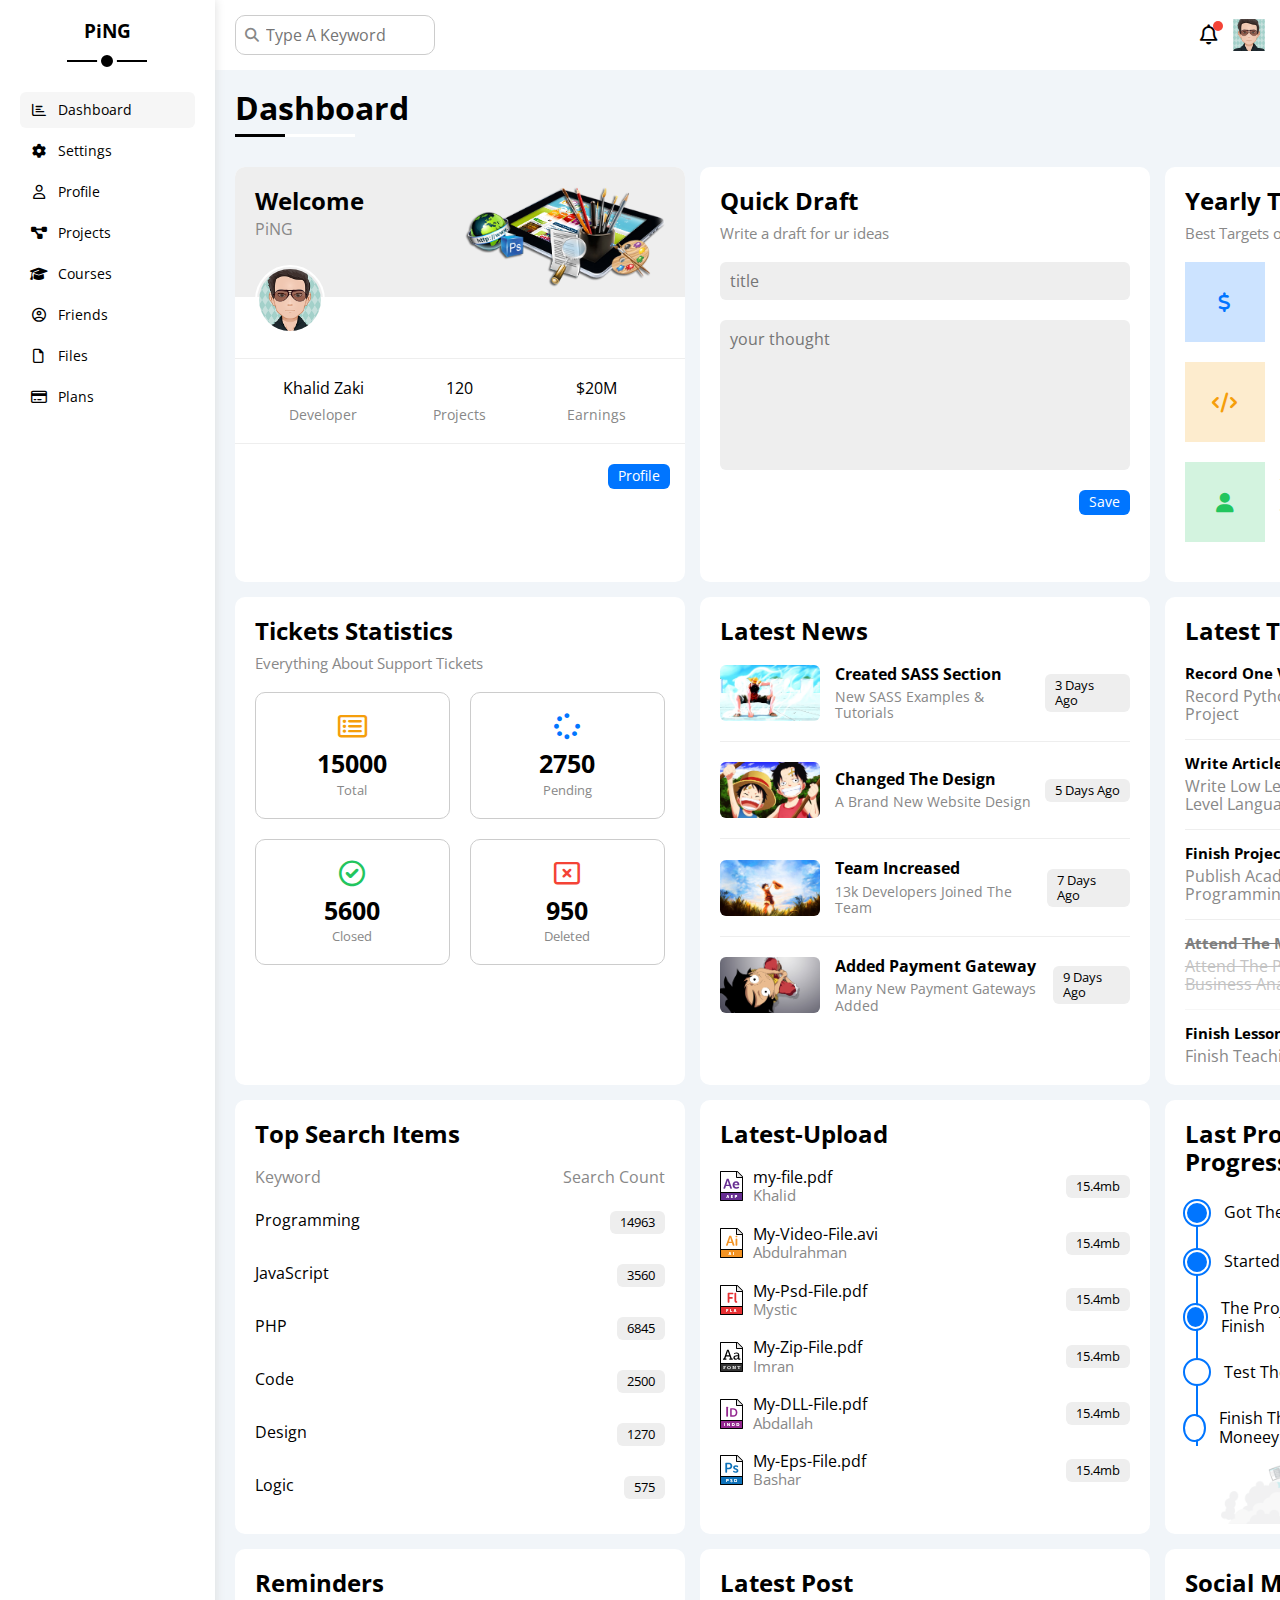
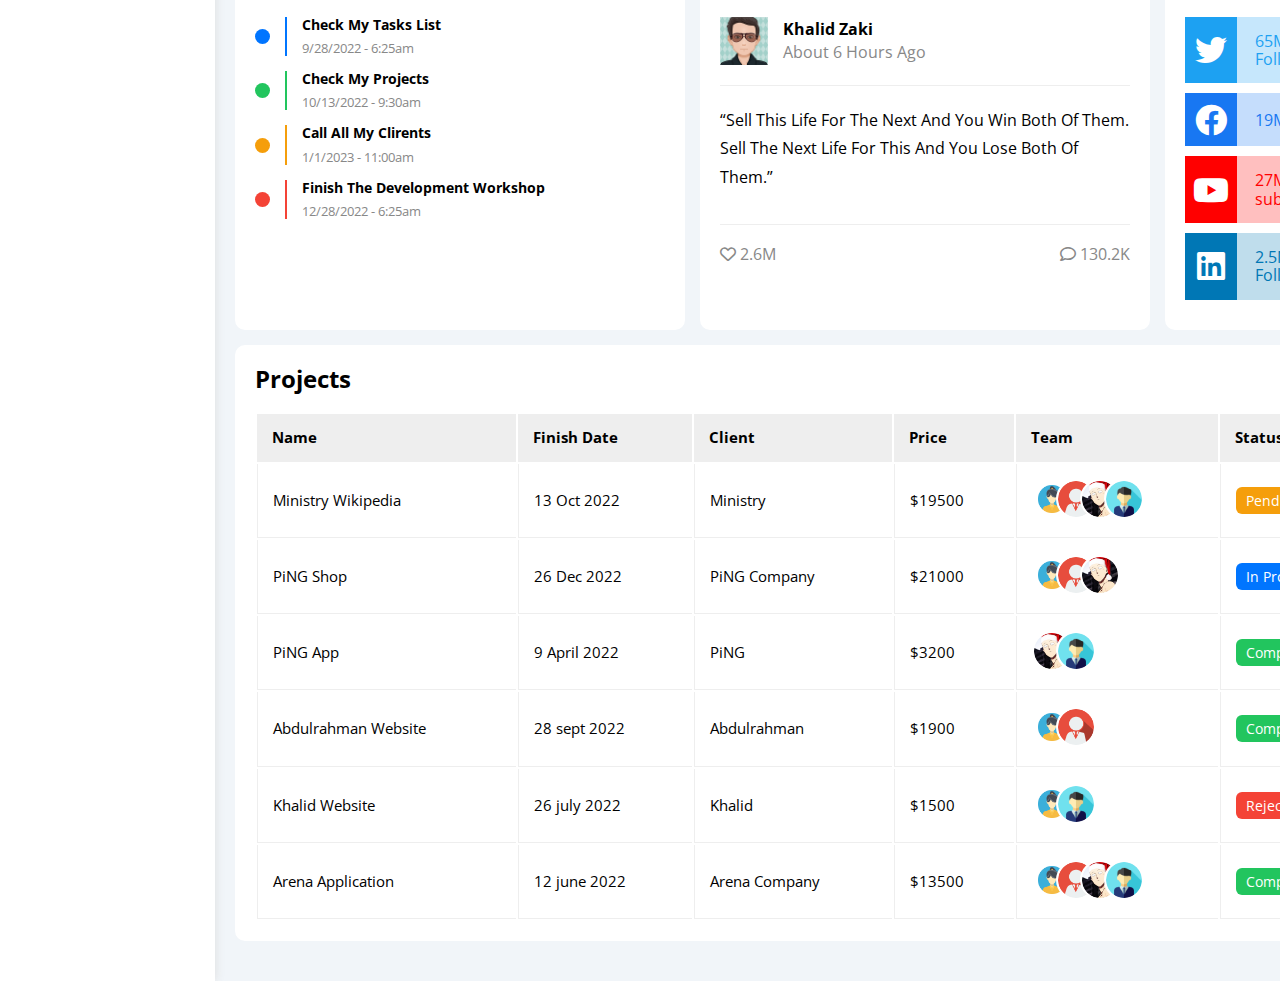
<file: index.html>
<!DOCTYPE html>
<html lang="en">
<head>
  <meta charset="UTF-8">
  <meta http-equiv="X-UA-Compatible" content="IE=edge">
  <meta name="viewport" content="width=device-width, initial-scale=1.0">
  <link rel="stylesheet" href="CSS/all.min.css">
  <link rel="stylesheet" href="CSS/framework.css">
  <link rel="stylesheet" href="CSS/main.css">
  <link rel="stylesheet" href="CSS/normalize.css">
  <link rel="preconnect" href="https://fonts.googleapis.com">
  <link rel="preconnect" href="https://fonts.gstatic.com" crossorigin>
  <link href="https://fonts.googleapis.com/css2?family=Cairo:wght@300;400;700&family=Open+Sans:ital,wght@0,400;0,700;1,500&display=swap" rel="stylesheet">
  <title>Pin-Esport</title>
</head>
<body>
  <div class="page d-flex">
    <div class="sidebar bg-white p-20 p-relative">
      <h3 class="p-relative txt-c mt-0">PiNG</h3>
      <ul>
        <li>
          <a class="active d-flex align-center fs-14 c-black rad-6 p-10" href="index.html">
            <i class="fa-regular fa-chart-bar fa-fw"></i>
            <span>Dashboard</span>
          </a>
        </li>
        <li>
          <a class="d-flex align-center fs-14 c-black rad-6 p-10" href="settings.html">
            <i class="fa-solid fa-gear fa-fw"></i>
            <span>Settings</span>
          </a>
        </li>
        <li>
          <a class="d-flex align-center fs-14 c-black rad-6 p-10" href="profile.html">
            <i class="fa-regular fa-user fa-fw"></i>
            <span>Profile</span>
          </a>
        </li>
        <li>
          <a class="d-flex align-center fs-14 c-black rad-6 p-10" href="projects.html">
            <i class="fa-solid fa-diagram-project fa-fw"></i>
            <span>Projects</span>
          </a>
        </li>
        <li>
          <a class="d-flex align-center fs-14 c-black rad-6 p-10" href="courses.html">
            <i class="fa-solid fa-graduation-cap fa-fw"></i>
            <span>Courses</span>
          </a>
        </li>
        <li>
          <a class="d-flex align-center fs-14 c-black rad-6 p-10" href="friends.html">
            <i class="fa-regular fa-circle-user fa-fw"></i>
            <span>Friends</span>
          </a>
        </li>
        <li>
          <a class="d-flex align-center fs-14 c-black rad-6 p-10" href="files.html">
            <i class="fa-regular fa-file fa-fw"></i>
            <span>Files</span>
          </a>
        </li>
        <li>
          <a class="d-flex align-center fs-14 c-black rad-6 p-10" href="plans.html">
            <i class="fa-regular fa-credit-card fa-fw"></i>
            <span>Plans</span>
          </a>
        </li>
      </ul>
    </div>
    <div class="content w-full">
      <!-- Start Header -->
      <div class="head bg-white p-15 between-flex">
        <div class="search p-relative">
          <input class=" p-10" type="search" placeholder="Type A Keyword">
        </div>
        <div class="icons d-flex align-center">
          <span class="notification p-relative">
            <i class="fa-regular fa-bell fa-lg"></i>
          </span>
          <img src="images/avatar-01.png" alt="">
        </div>
      </div>
      <!-- Start Header -->
      <h1 class="p-relative">Dashboard</h1>
      <div class="wrapper d-grid gap-20">
        <!-- Start Welcome Widget -->
        <div class="welcome bg-white rad-10 txt-c-mobile block-mobile">
          <div class="intro p-20 d-flex space-between bg-eee">
            <div>
              <h2 class="m-0">Welcome</h2>
              <p class="c-grey mt-5">PiNG</p>
            </div>
            <img class="hide-mobile" src="images/unknown.png" alt="">
          </div>
          <img src="images/avatar-01.png" alt="" class="avatar">
          <div class="body txt-c d-flex p-20 mt-20 mb-20 block-mobile">
            <div>Khalid Zaki<span class="d-block c-grey fs-14 mt-10">Developer</span></div>
            <div>120<span class="d-block c-grey fs-14 mt-10">Projects</span></div>
            <div>$20M<span class="d-block c-grey fs-14 mt-10">Earnings</span></div>
          </div>
          <a href="profile.html" class="visit d-block fs-14 bg-blue c-white w-fit btn-shape">Profile</a>
        </div>
        <!-- End Welcome Widget -->
        <!-- Start Quick Draft Widget -->
        <div class="quick-draft p-20 bg-white rad-10">
          <h2 class="mt-0 mb-10">Quick Draft </h2>
          <p class="mt-0 mb-20 c-grey fs-15">Write a draft for ur ideas</p>
          <form>
            <input class="d-block mb-20 w-full p-10 b-none bg-eee rad-6" type="text" placeholder="title">
            <textarea class="d-block mb-20 w-full p-10 b-none bg-eee rad-6" placeholder="your thought"></textarea>
            <input class="save d-block fs-14 bg-blue c-white b-none w-fit btn-shape" type="submit" value="Save">
          </form>
        </div>
        <!-- End Quick Draft Widget -->
        <!-- Start Targets -->
        <div class="targets p-20 bg-white rad-10">
          <h2 class="mt-0 mb-10 ">Yearly Targets</h2>
          <p class="mt-0 mb-20 c-grey fs-15">Best Targets of the Year</p>
          <div class="target-row mb-20 d-flex align-center blue">
            <div class="icon center-flex">
              <i class="fa-solid fa-dollar-sign fa-lg c-blue"></i>
            </div>
            <div class="details">
              <span class="fs-14 c-grey">Money</span>
              <span class="d-block mt-5 mb-10 fw-bold">$350.000</span>
              <div class="progress p-relative">
                <span class="bg-blue blue" style="width: 65%">
                  <span class="bg-blue">65%</span>
                </span>
              </div>
            </div>
          </div>
          <div class="target-row mb-20 d-flex align-center orange">
            <div class="icon center-flex">
              <i class="fa-solid fa-code fa-lg c-orange"></i>
            </div>
            <div class="details">
              <span class="fs-14 c-grey">Projects</span>
              <span class="d-block mt-5 mb-10 fw-bold">39</span>
              <div class="progress p-relative">
                <span class="bg-orange orange" style="width: 75%">
                  <span class="bg-orange">75%</span>
                </span>
              </div>
            </div>
          </div>
          <div class="target-row mb-20 d-flex align-center green">
            <div class="icon center-flex">
              <i class="fa-solid fa-user fa-lg c-green"></i>
            </div>
            <div class="details">
              <span class="fs-14 c-grey">Team</span>
              <span class="d-block mt-5 mb-10 fw-bold">45</span>
              <div class="progress p-relative">
                <span class="bg-green green" style="width: 85%">
                  <span class="bg-green">85%</span>
                </span>
              </div>
            </div>
          </div>
        </div>
        <!-- End Targets -->
        <!-- Start Ticket Widget -->
        <div class="tickets p-20 bg-white rad-10">
          <h2 class="mt-0 mb-10">Tickets Statistics</h2>
          <p class="mt-0 mb-20 c-grey fs-15">Everything About Support Tickets</p>
          <div class="d-flex txt-c gap-20 wrap">
            <div class="box p-20 rad-10 fs-13 c-grey">
              <i class="fa-regular fa-rectangle-list fa-2x mb-10 c-orange"></i>
              <span class="d-block c-black fw-bold fs-25 mb-5">15000</span>
              Total
            </div>
            <div class="box p-20 rad-10 fs-13 c-grey">
              <i class="fa-solid fa-spinner fa-2x mb-10 c-blue"></i>
              <span class="d-block c-black fw-bold fs-25 mb-5">2750</span>
              Pending
            </div>
            <div class="box p-20 rad-10 fs-13 c-grey">
              <i class="fa-regular fa-circle-check fa-2x mb-10 c-green"></i>
              <span class="d-block c-black fw-bold fs-25 mb-5">5600</span>
              Closed
            </div>
            <div class="box p-20 rad-10 fs-13 c-grey">
              <i class="fa-regular fa-rectangle-xmark fa-2x mb-10 c-red"></i>
              <span class="d-block c-black fw-bold fs-25 mb-5">950</span>
              Deleted
            </div>
          </div>
        </div>
        <!-- End Ticket Widget -->
        <!-- Start Latest News -->
        <div class="latest-news p-20 bg-white rad-10 txt-c-mobile">
          <h2 class="mt-0 mb-20">Latest News</h2>
          <div class="news-row d-flex align-center">
            <img src="images/luffy.jpg" alt="">
            <div class="info">
              <h3>Created SASS Section</h3>
              <p class="m-0 fs-14 c-grey">New SASS Examples & Tutorials</p>
            </div>
            <div class="btn-shape bg-eee fs-13 label">3 Days Ago</div>
          </div>
          <div class="news-row d-flex align-center">
            <img src="images/luffy2.jpg" alt="">
            <div class="info">
              <h3>Changed The Design</h3>
              <p class="m-0 fs-14 c-grey">A Brand New Website Design</p>
            </div>
            <div class="btn-shape bg-eee fs-13 label">5 Days Ago</div>
          </div>
          <div class="news-row d-flex align-center">
            <img src="images/luffy3.jpg" alt="">
            <div class="info">
              <h3>Team Increased</h3>
              <p class="m-0 fs-14 c-grey">13k Developers Joined The Team</p>
            </div>
            <div class="btn-shape bg-eee fs-13 label">7 Days Ago</div>
          </div>
          <div class="news-row d-flex align-center">
            <img src="images/luffy4.jpg" alt="">
            <div class="info">
              <h3>Added Payment Gateway</h3>
              <p class="m-0 fs-14 c-grey">Many New Payment Gateways Added</p>
            </div>
            <div class="btn-shape bg-eee fs-13 label">9 Days Ago</div>
          </div>
        </div>
        <!-- End Latest News -->
        <!-- Start Task -->
        <div class="tasks p-20 bg-white rad-10">
          <h2 class="mt-0 mb-20">Latest Tasks</h2>
          <div class="task-row between-flex">
            <div class="info">
              <h3 class="mt-0 mb-5 fs-15">Record One Video</h3>
              <p class="m-0 c-grey">Record Python Create Exe Project</p>
            </div>
            <i class="fa-regular fa-trash-can delete"></i>
            <!-- <i class="fa-regular fa-trash delete"></i> -->
          </div>
          <div class="task-row between-flex">
            <div class="info">
              <h3 class="mt-0 mb-5 fs-15">Write Article </h3>
              <p class="m-0 c-grey">Write Low Level VS High Level Languages</p>
            </div>
            <i class="fa-regular fa-trash-can delete"></i>
            <!-- <i class="fa-regular fa-trash delete"></i> -->
          </div>
          <div class="task-row between-flex">
            <div class="info">
              <h3 class="mt-0 mb-5 fs-15">Finish Project</h3>
              <p class="m-0 c-grey">Publish Academy Programming Project</p>
            </div>
            <i class="fa-regular fa-trash-can delete"></i>
            <!-- <i class="fa-regular fa-trash delete"></i> -->
          </div>
          <div class="task-row between-flex done">
            <div class="info">
              <h3 class="mt-0 mb-5 fs-15">Attend The Meeting</h3>
              <p class="m-0 c-grey">Attend The Project Business Analysis Meeting</p>
            </div>
            <i class="fa-regular fa-trash-can delete"></i>
            <!-- <i class="fa-regular fa-trash delete"></i> -->
          </div>
          <div class="task-row between-flex">
            <div class="info">
              <h3 class="mt-0 mb-5 fs-15">Finish Lesson</h3>
              <p class="m-0 c-grey">Finish Teaching Flex Box</p>
            </div>
            <i class="fa-regular fa-trash-can delete"></i>
            <!-- <i class="fa-regular fa-trash delete"></i> -->
          </div>
        </div>
        <!-- End Task -->
        <!-- Start Top Search -->
        <div class="search-items p-20 bg-white rad-10">
          <h2 class=" mt-0 mb-20">Top Search Items</h2>
          <div class="items-head d-flex space-between c-grey mb-10">
            <div>Keyword</div>
            <div>Search Count</div>
          </div>
          <div class="items d-flex space-between pt-15 pb-15">
            <span>Programming</span>
            <span class="bg-eee fs-13 btn-shape">14963</span>
          </div>
          <div class="items d-flex space-between pt-15 pb-15">
            <span>JavaScript</span>
            <span class="bg-eee fs-13 btn-shape">3560</span>
          </div>
          <div class="items d-flex space-between pt-15 pb-15">
            <span>PHP</span>
            <span class="bg-eee fs-13 btn-shape">6845</span>
          </div>
          <div class="items d-flex space-between pt-15 pb-15">
            <span>Code</span>
            <span class="bg-eee fs-13 btn-shape">2500</span>
          </div>
          <div class="items d-flex space-between pt-15 pb-15">
            <span>Design</span>
            <span class="bg-eee fs-13 btn-shape">1270</span>
          </div>
          <div class="items d-flex space-between pt-15 pb-15">
            <span>Logic</span>
            <span class="bg-eee fs-13 btn-shape">575</span>
          </div>
        </div>
        <!-- End Top Search -->
        <!-- Start Latest Updates -->
        <div class="latest-upload p-20 bg-white rad-10">
          <h2 class="mt-0 mb-20">Latest-Upload</h2>
          <ul class="m-0">
            <li class="between-flex pb-10 mb-10">
              <div class="d-flex align-center">
                <img class="mr-10" src="images/icn_aep.svg" alt="">
                <div>
                  <span class="d-block">my-file.pdf</span>
                  <span class="fs-15 c-grey">Khalid</span>
                </div>
              </div>
              <div class="bg-eee btn-shape fs-13">
                15.4mb
              </div>
            </li>
            <li class="between-flex pb-10 mb-10">
              <div class="d-flex align-center">
                <img class="mr-10" src="images/icn_ai.svg" alt="">
                <div>
                  <span class="d-block">My-Video-File.avi</span>
                  <span class="fs-15 c-grey">Abdulrahman</span>
                </div>
              </div>
              <div class="bg-eee btn-shape fs-13">
                15.4mb
              </div>
            </li>
            <li class="between-flex pb-10 mb-10">
              <div class="d-flex align-center">
                <img class="mr-10" src="images/icn_fla.svg" alt="">
                <div>
                  <span class="d-block">My-Psd-File.pdf</span>
                  <span class="fs-15 c-grey">Mystic</span>
                </div>
              </div>
              <div class="bg-eee btn-shape fs-13">
                15.4mb
              </div>
            </li>
            <li class="between-flex pb-10 mb-10">
              <div class="d-flex align-center">
                <img class="mr-10" src="images/icn_font.svg" alt="">
                <div>
                  <span class="d-block">My-Zip-File.pdf</span>
                  <span class="fs-15 c-grey">Imran</span>
                </div>
              </div>
              <div class="bg-eee btn-shape fs-13">
                15.4mb
              </div>
            </li>
            <li class="between-flex pb-10 mb-10">
              <div class="d-flex align-center">
                <img class="mr-10" src="images/icn_indd.svg" alt="">
                <div>
                  <span class="d-block">My-DLL-File.pdf</span>
                  <span class="fs-15 c-grey">Abdallah</span>
                </div>
              </div>
              <div class="bg-eee btn-shape fs-13">
                15.4mb
              </div>
            </li>
            <li class="between-flex pb-10 mb-10">
              <div class="d-flex align-center">
                <img class="mr-10" src="images/icn_psd.svg" alt="">
                <div>
                  <span class="d-block">My-Eps-File.pdf</span>
                  <span class="fs-15 c-grey">Bashar</span>
                </div>
              </div>
              <div class="bg-eee btn-shape fs-13">
                15.4mb
              </div>
            </li>
          </ul>
        </div>
        <!-- End Latest Updates -->
        <!-- Start Last Project -->
        <div class="last-project p-20 bg-white rad-10 p-relative">
          <h2 class="mt-0 mb-20">Last Project Progress</h2>
          <ul class="m-0 p-relative">
            <li class="mt-25 d-flex align-center done">Got The Project</li>
            <li class="mt-25 d-flex align-center done">Started The Project</li>
            <li class="mt-25 d-flex align-center done">The Project About To Finish</li>
            <li class="mt-25 d-flex align-center current">Test The Project</li>
            <li class="mt-25 d-flex align-center">Finish The Project & Get Moneey</li>
          </ul>
          <img class="launch-icon hide-mobile" src="images/pngfind.com-start-png-1591362.png" alt="">
        </div>
        <!-- End Last Project -->
        <!-- Start Reminders -->
        <div class="reminders p-20 bg-white rad-10 p-relative">
          <h2 class="mt-0 mb-25">Reminders</h2>
          <ul class="m-0">
            <li class="d-flex align-center mt-15">
              <span class="key bg-blue mr-15 d-block rad-half"></span>
              <div class="pl-15 blue">
                <p class="fs-14 fw-bold mt-0 mb-5">Check My Tasks List</p>
                <span class="fs-13 c-grey">9/28/2022 - 6:25am</span>
              </div>
            </li>
            <li class="d-flex align-center mt-15">
              <span class="key bg-green mr-15 d-block rad-half"></span>
              <div class="pl-15 green">
                <p class="fs-14 fw-bold mt-0 mb-5">Check My Projects</p>
                <span class="fs-13 c-grey">10/13/2022 - 9:30am</span>
              </div>
            </li>
            <li class="d-flex align-center mt-15">
              <span class="key bg-orange mr-15 d-block rad-half"></span>
              <div class="pl-15 orange">
                <p class="fs-14 fw-bold mt-0 mb-5">Call All My Clirents</p>
                <span class="fs-13 c-grey">1/1/2023 - 11:00am</span>
              </div>
            </li>
            <li class="d-flex align-center mt-15">
              <span class="key bg-red mr-15 d-block rad-half"></span>
              <div class="pl-15 red">
                <p class="fs-14 fw-bold mt-0 mb-5">Finish The Development Workshop</p>
                <span class="fs-13 c-grey">12/28/2022 - 6:25am</span>
              </div>
            </li>
          </ul>
        </div>
        <!-- End Reminders -->
        <!-- Start Latest Post -->
        <div class="latest-post p-20 bg-white rad-10 p-relative">
          <h2 class="mt-0 mb-25">Latest Post</h2>
          <div class="top d-flex align-center">
            <img class="avatar mr-15" src="images/avatar-01.png" alt="">
            <div class="info">
              <span class="d-block mb-5 fw-bold">Khalid Zaki</span>
              <span class="c-grey">About 6 Hours Ago</span>
            </div>
          </div>
          <div class="post-content txt-c-mobile pt-20 pb-20 mt-20 mb-20">
            “Sell this life for the next and you win both of them. Sell the next life for this and you lose both of them.”
          </div>
          <div class="post-stats between-flex c-grey">
            <div>
              <i class="heart fa-regular fa-heart"></i>
              <span class="heart">2.6M</span>
            </div>
            <div>
              <i class="comment fa-regular fa-comment"></i>
              <span class="comment">130.2K</span>
            </div>
          </div>
        </div>
        <!-- End Latest Post -->
        <!-- Start Social Media -->
        <div class="social-media p-20 bg-white rad-10 p-relative">
          <h2 class="mt-0 mb-25">Social Media Stats</h2>
          <div class="box twitter p-15 p-relative mb-10 between-flex">
            <i class="fa-brands fa-twitter fa-2x c-white h-full center-flex"></i>
            <span>65M Followers</span>
            <a class="fs-13 c-white btn-shape" href="#">Follow</a>
          </div>
          <div class="box facebook p-15 p-relative mb-10 between-flex">
            <i class="fa-brands fa-facebook fa-2x c-white h-full center-flex"></i>
            <span>19M Like</span>
            <a class="fs-13 c-white btn-shape" href="#">Like</a>
          </div>
          <div class="box youtube p-15 p-relative mb-10 between-flex">
            <i class="fa-brands fa-youtube fa-2x c-white h-full center-flex"></i>
            <span>27M subs</span>
            <a class="fs-13 c-white btn-shape" href="#">subscribe</a>
          </div>
          <div class="box linkedin p-15 p-relative mb-10 between-flex">
            <i class="fa-brands fa-linkedin fa-2x c-white h-full center-flex"></i>
            <span>2.5M Followers </span>
            <a class="fs-13 c-white btn-shape" href="#">Follow</a>
          </div>
        </div>
        <!-- End Social Media -->
        <!-- Start Project Table -->
        <div class="projects p-20 bg-white rad-10 mb-20">
          <h2 class="mt-0 mb-20">Projects</h2>
          <div class="responsive-table">
            <table class="fs-15 w-full">
              <thead>
                <tr>
                  <td>Name</td>
                  <td>Finish Date</td>
                  <td>Client</td>
                  <td>Price</td>
                  <td>Team</td>
                  <td>Status</td>
                </tr>
              </thead>
              <tbody>
                <tr>
                  <td>Ministry Wikipedia</td>
                  <td>13 Oct 2022</td>
                  <td>Ministry</td>
                  <td>$19500</td>
                  <td>
                    <img src="images/afatar.png" alt="">
                    <img src="images/avataar.png" alt="">
                    <img src="images/avataaaran.png" alt="">
                    <img src="images/agatar.png" alt="">
                  </td>
                  <td><span class="label btn-shape bg-orange c-white">Pending</span></td>
                </tr>
                <tr>
                  <td>PiNG Shop</td>
                  <td>26 Dec 2022</td>
                  <td>PiNG Company</td>
                  <td>$21000</td>
                  <td>
                    <img src="images/afatar.png" alt="">
                    <img src="images/avataar.png" alt="">
                    <img src="images/avataaaran.png" alt="">
                  </td>
                  <td><span class="label btn-shape bg-blue c-white">In Progress</span></td>
                </tr>
                <tr>
                  <td>PiNG App</td>
                  <td>9 April 2022</td>
                  <td>PiNG</td>
                  <td>$3200</td>
                  <td>
                    <img src="images/avataaaran.png" alt="">
                    <img src="images/agatar.png" alt="">
                  </td>
                  <td><span class="label btn-shape bg-green c-white">Completed</span></td>
                </tr>
                <tr>
                  <td>Abdulrahman Website</td>
                  <td>28 sept 2022</td>
                  <td>Abdulrahman</td>
                  <td>$1900</td>
                  <td>
                    <img src="images/afatar.png" alt="">
                    <img src="images/avataar.png" alt="">
                  </td>
                  <td><span class="label btn-shape bg-green c-white">Completed</span></td>
                </tr>
                <tr>
                  <td>Khalid Website</td>
                  <td>26 july 2022</td>
                  <td>Khalid</td>
                  <td>$1500</td>
                  <td>
                    <img src="images/afatar.png" alt="">
                    <img src="images/agatar.png" alt="">
                  </td>
                  <td><span class="label btn-shape bg-red c-white">Rejected</span></td>
                </tr>
                <tr>
                  <td>Arena Application</td>
                  <td>12 june 2022</td>
                  <td>Arena Company</td>
                  <td>$13500</td>
                  <td>
                    <img src="images/afatar.png" alt="">
                    <img src="images/avataar.png" alt="">
                    <img src="images/avataaaran.png" alt="">
                    <img src="images/agatar.png" alt="">
                  </td>
                  <td><span class="label btn-shape bg-green c-white">Completed</span></td>
                </tr>
              </tbody>
            </table>
          </div>
        </div>
        <!-- End Project Table -->
      </div>
    </div>
  </div>
</body>
</html>
</file>
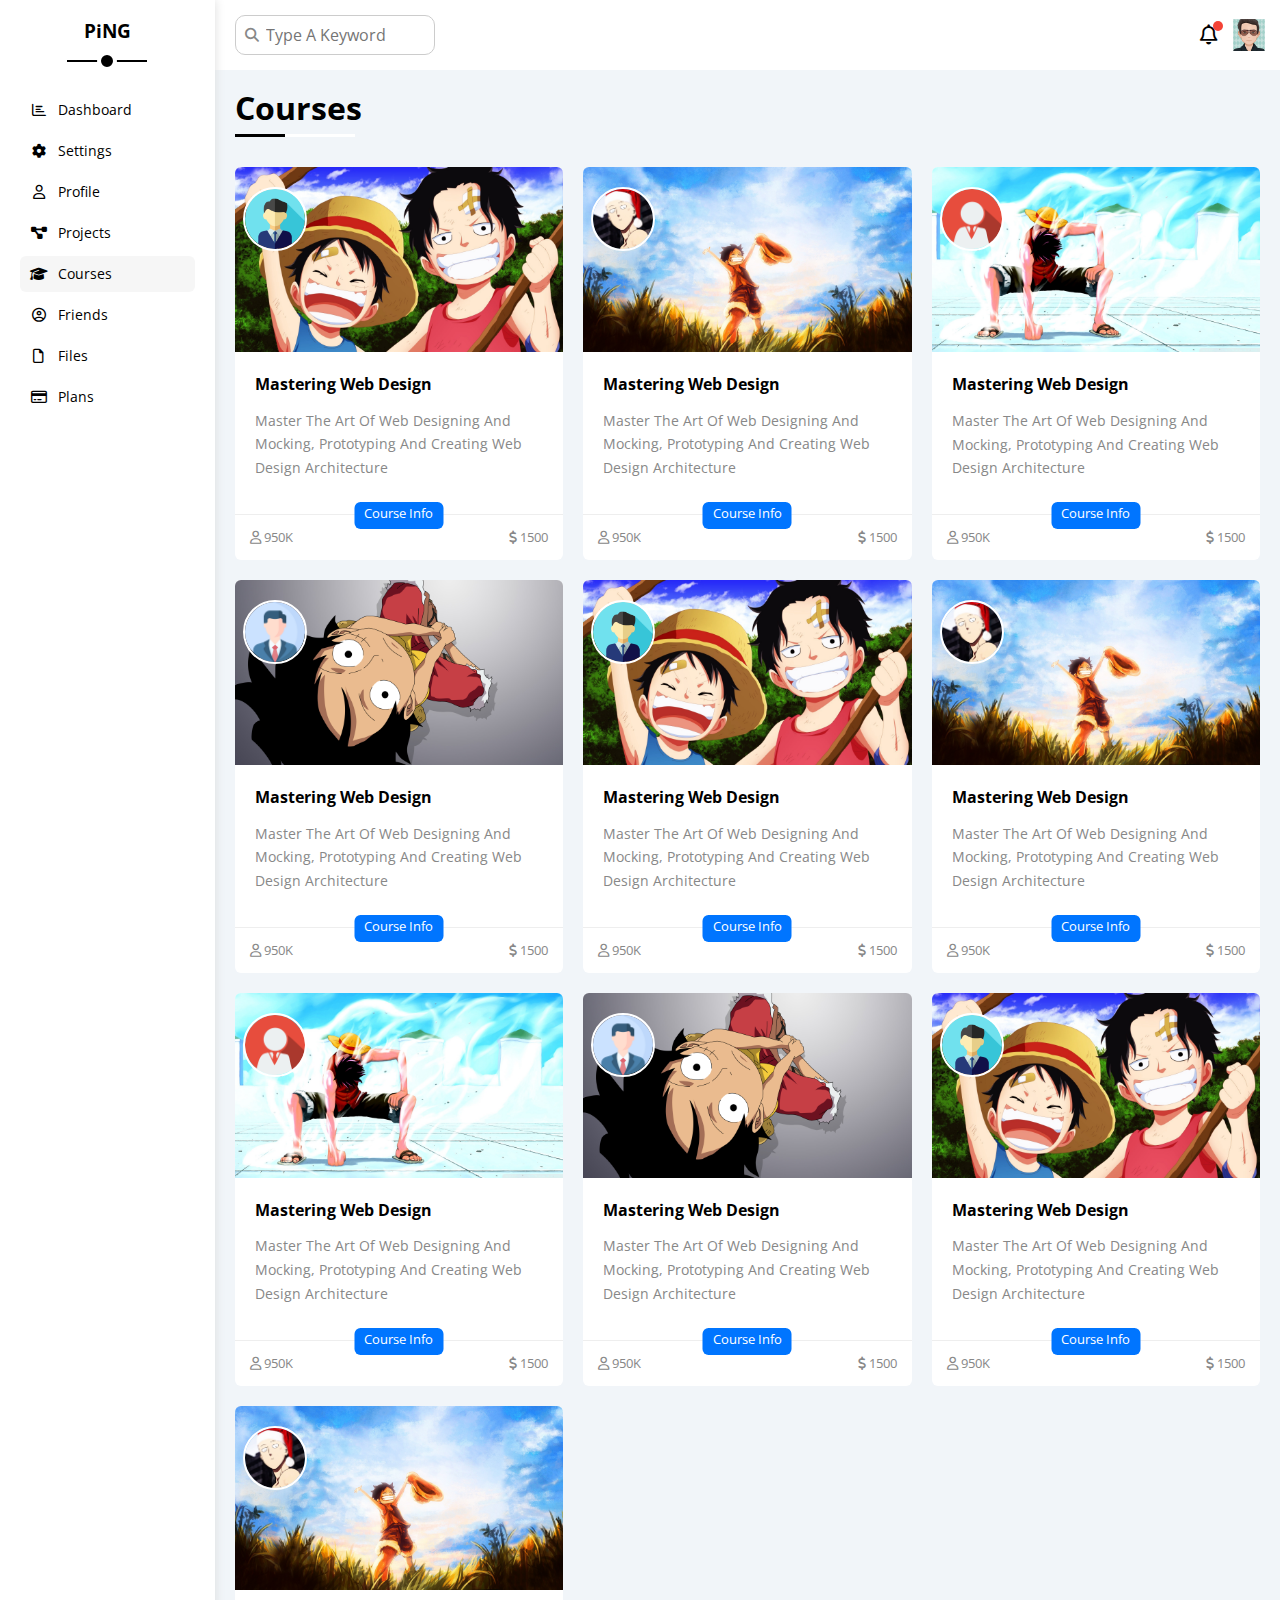
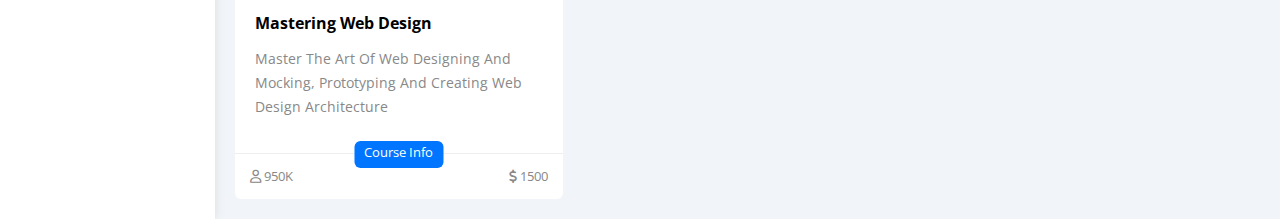
<file: courses.html>
<!DOCTYPE html>
<html lang="en">
<head>
  <meta charset="UTF-8">
  <meta http-equiv="X-UA-Compatible" content="IE=edge">
  <meta name="viewport" content="width=device-width, initial-scale=1.0">
  <link rel="stylesheet" href="CSS/all.min.css">
  <link rel="stylesheet" href="CSS/framework.css">
  <link rel="stylesheet" href="CSS/main.css">
  <link rel="stylesheet" href="CSS/normalize.css">
  <link rel="preconnect" href="https://fonts.googleapis.com">
  <link rel="preconnect" href="https://fonts.gstatic.com" crossorigin>
  <link href="https://fonts.googleapis.com/css2?family=Cairo:wght@300;400;700&family=Open+Sans:ital,wght@0,400;0,700;1,500&display=swap" rel="stylesheet">
  <title>Ping-Esport</title>
</head>
<body>
  <div class="page d-flex">
    <div class="sidebar bg-white p-20 p-relative">
      <h3 class="p-relative txt-c mt-0">PiNG</h3>
      <ul>
        <li>
          <a class="d-flex align-center fs-14 c-black rad-6 p-10" href="index.html">
            <i class="fa-regular fa-chart-bar fa-fw"></i>
            <span>Dashboard</span>
          </a>
        </li>
        <li>
          <a class="d-flex align-center fs-14 c-black rad-6 p-10" href="settings.html">
            <i class="fa-solid fa-gear fa-fw"></i>
            <span>Settings</span>
          </a>
        </li>
        <li>
          <a class="d-flex align-center fs-14 c-black rad-6 p-10" href="profile.html">
            <i class="fa-regular fa-user fa-fw"></i>
            <span>Profile</span>
          </a>
        </li>
        <li>
          <a class="d-flex align-center fs-14 c-black rad-6 p-10" href="projects.html">
            <i class="fa-solid fa-diagram-project fa-fw"></i>
            <span>Projects</span>
          </a>
        </li>
        <li>
          <a class="active d-flex align-center fs-14 c-black rad-6 p-10" href="courses.html">
            <i class="fa-solid fa-graduation-cap fa-fw"></i>
            <span>Courses</span>
          </a>
        </li>
        <li>
          <a class="d-flex align-center fs-14 c-black rad-6 p-10" href="friends.html">
            <i class="fa-regular fa-circle-user fa-fw"></i>
            <span>Friends</span>
          </a>
        </li>
        <li>
          <a class="d-flex align-center fs-14 c-black rad-6 p-10" href="files.html">
            <i class="fa-regular fa-file fa-fw"></i>
            <span>Files</span>
          </a>
        </li>
        <li>
          <a class="d-flex align-center fs-14 c-black rad-6 p-10" href="plans.html">
            <i class="fa-regular fa-credit-card fa-fw"></i>
            <span>Plans</span>
          </a>
        </li>
      </ul>
    </div>
    <div class="content w-full">
      <!-- Start Header -->
      <div class="head bg-white p-15 between-flex">
        <div class="search p-relative">
          <input class=" p-10" type="search" placeholder="Type A Keyword">
        </div>
        <div class="icons d-flex align-center">
          <span class="notification p-relative">
            <i class="fa-regular fa-bell fa-lg"></i>
          </span>
          <img src="images/avatar-01.png" alt="">
        </div>
      </div>
      <!-- End Header -->
      <h1 class="p-relative">Courses</h1>
      <div class="courses-page d-grid m-20 gap-20">
        <div class="course bg-white rad-6 p-relative">
          <img class="cover" src="images/luffy2.jpg" alt="">
          <img class="instructor" src="images/agatar.png" alt="">
          <div class="p-20">
            <h4 class="m-0">Mastering Web Design</h4>
            <p class="description c-grey mt-15 fs-14">
              Master The Art Of Web Designing And Mocking, Prototyping And Creating Web Design Architecture
            </p>
          </div>
          <div class="info p-15 p-relative between-flex">
            <span class="title bg-blue c-white btn-shape">Course Info</span>
            <span class="c-grey">
              <i class="fa-regular fa-user"></i>
              950K
            </span>
            <span class="c-grey">
              <i class="fa-solid fa-dollar-sign"></i>
              1500
            </span>
          </div>
        </div>
        <div class="course bg-white rad-6 p-relative">
          <img class="cover" src="images/luffy3.jpg" alt="">
          <img class="instructor" src="images/avataaaran.png" alt="">
          <div class="p-20">
            <h4 class="m-0">Mastering Web Design</h4>
            <p class="description c-grey mt-15 fs-14">
              Master The Art Of Web Designing And Mocking, Prototyping And Creating Web Design Architecture
            </p>
          </div>
          <div class="info p-15 p-relative between-flex">
            <span class="title bg-blue c-white btn-shape">Course Info</span>
            <span class="c-grey">
              <i class="fa-regular fa-user"></i>
              950K
            </span>
            <span class="c-grey">
              <i class="fa-solid fa-dollar-sign"></i>
              1500
            </span>
          </div>
        </div>
        <div class="course bg-white rad-6 p-relative">
          <img class="cover" src="images/luffy.jpg" alt="">
          <img class="instructor" src="images/avataar.png" alt="">
          <div class="p-20">
            <h4 class="m-0">Mastering Web Design</h4>
            <p class="description c-grey mt-15 fs-14">
              Master The Art Of Web Designing And Mocking, Prototyping And Creating Web Design Architecture
            </p>
          </div>
          <div class="info p-15 p-relative between-flex">
            <span class="title bg-blue c-white btn-shape">Course Info</span>
            <span class="c-grey">
              <i class="fa-regular fa-user"></i>
              950K
            </span>
            <span class="c-grey">
              <i class="fa-solid fa-dollar-sign"></i>
              1500
            </span>
          </div>
        </div>
        <div class="course bg-white rad-6 p-relative">
          <img class="cover" src="images/luffy4.jpg" alt="">
          <img class="instructor" src="images/profileavatar.png" alt="">
          <div class="p-20">
            <h4 class="m-0">Mastering Web Design</h4>
            <p class="description c-grey mt-15 fs-14">
              Master The Art Of Web Designing And Mocking, Prototyping And Creating Web Design Architecture
            </p>
          </div>
          <div class="info p-15 p-relative between-flex">
            <span class="title bg-blue c-white btn-shape">Course Info</span>
            <span class="c-grey">
              <i class="fa-regular fa-user"></i>
              950K
            </span>
            <span class="c-grey">
              <i class="fa-solid fa-dollar-sign"></i>
              1500
            </span>
          </div>
        </div>
        <div class="course bg-white rad-6 p-relative">
          <img class="cover" src="images/luffy2.jpg" alt="">
          <img class="instructor" src="images/agatar.png" alt="">
          <div class="p-20">
            <h4 class="m-0">Mastering Web Design</h4>
            <p class="description c-grey mt-15 fs-14">
              Master The Art Of Web Designing And Mocking, Prototyping And Creating Web Design Architecture
            </p>
          </div>
          <div class="info p-15 p-relative between-flex">
            <span class="title bg-blue c-white btn-shape">Course Info</span>
            <span class="c-grey">
              <i class="fa-regular fa-user"></i>
              950K
            </span>
            <span class="c-grey">
              <i class="fa-solid fa-dollar-sign"></i>
              1500
            </span>
          </div>
        </div>
        <div class="course bg-white rad-6 p-relative">
          <img class="cover" src="images/luffy3.jpg" alt="">
          <img class="instructor" src="images/avataaaran.png" alt="">
          <div class="p-20">
            <h4 class="m-0">Mastering Web Design</h4>
            <p class="description c-grey mt-15 fs-14">
              Master The Art Of Web Designing And Mocking, Prototyping And Creating Web Design Architecture
            </p>
          </div>
          <div class="info p-15 p-relative between-flex">
            <span class="title bg-blue c-white btn-shape">Course Info</span>
            <span class="c-grey">
              <i class="fa-regular fa-user"></i>
              950K
            </span>
            <span class="c-grey">
              <i class="fa-solid fa-dollar-sign"></i>
              1500
            </span>
          </div>
        </div>
        <div class="course bg-white rad-6 p-relative">
          <img class="cover" src="images/luffy.jpg" alt="">
          <img class="instructor" src="images/avataar.png" alt="">
          <div class="p-20">
            <h4 class="m-0">Mastering Web Design</h4>
            <p class="description c-grey mt-15 fs-14">
              Master The Art Of Web Designing And Mocking, Prototyping And Creating Web Design Architecture
            </p>
          </div>
          <div class="info p-15 p-relative between-flex">
            <span class="title bg-blue c-white btn-shape">Course Info</span>
            <span class="c-grey">
              <i class="fa-regular fa-user"></i>
              950K
            </span>
            <span class="c-grey">
              <i class="fa-solid fa-dollar-sign"></i>
              1500
            </span>
          </div>
        </div>
        <div class="course bg-white rad-6 p-relative">
          <img class="cover" src="images/luffy4.jpg" alt="">
          <img class="instructor" src="images/profileavatar.png" alt="">
          <div class="p-20">
            <h4 class="m-0">Mastering Web Design</h4>
            <p class="description c-grey mt-15 fs-14">
              Master The Art Of Web Designing And Mocking, Prototyping And Creating Web Design Architecture
            </p>
          </div>
          <div class="info p-15 p-relative between-flex">
            <span class="title bg-blue c-white btn-shape">Course Info</span>
            <span class="c-grey">
              <i class="fa-regular fa-user"></i>
              950K
            </span>
            <span class="c-grey">
              <i class="fa-solid fa-dollar-sign"></i>
              1500
            </span>
          </div>
        </div>
        <div class="course bg-white rad-6 p-relative">
          <img class="cover" src="images/luffy2.jpg" alt="">
          <img class="instructor" src="images/agatar.png" alt="">
          <div class="p-20">
            <h4 class="m-0">Mastering Web Design</h4>
            <p class="description c-grey mt-15 fs-14">
              Master The Art Of Web Designing And Mocking, Prototyping And Creating Web Design Architecture
            </p>
          </div>
          <div class="info p-15 p-relative between-flex">
            <span class="title bg-blue c-white btn-shape">Course Info</span>
            <span class="c-grey">
              <i class="fa-regular fa-user"></i>
              950K
            </span>
            <span class="c-grey">
              <i class="fa-solid fa-dollar-sign"></i>
              1500
            </span>
          </div>
        </div>
        <div class="course bg-white rad-6 p-relative">
          <img class="cover" src="images/luffy3.jpg" alt="">
          <img class="instructor" src="images/avataaaran.png" alt="">
          <div class="p-20">
            <h4 class="m-0">Mastering Web Design</h4>
            <p class="description c-grey mt-15 fs-14">
              Master The Art Of Web Designing And Mocking, Prototyping And Creating Web Design Architecture
            </p>
          </div>
          <div class="info p-15 p-relative between-flex">
            <span class="title bg-blue c-white btn-shape">Course Info</span>
            <span class="c-grey">
              <i class="fa-regular fa-user"></i>
              950K
            </span>
            <span class="c-grey">
              <i class="fa-solid fa-dollar-sign"></i>
              1500
            </span>
          </div>
        </div>
      </div>
    </div>
  </div>
</body>
</html>
</file>
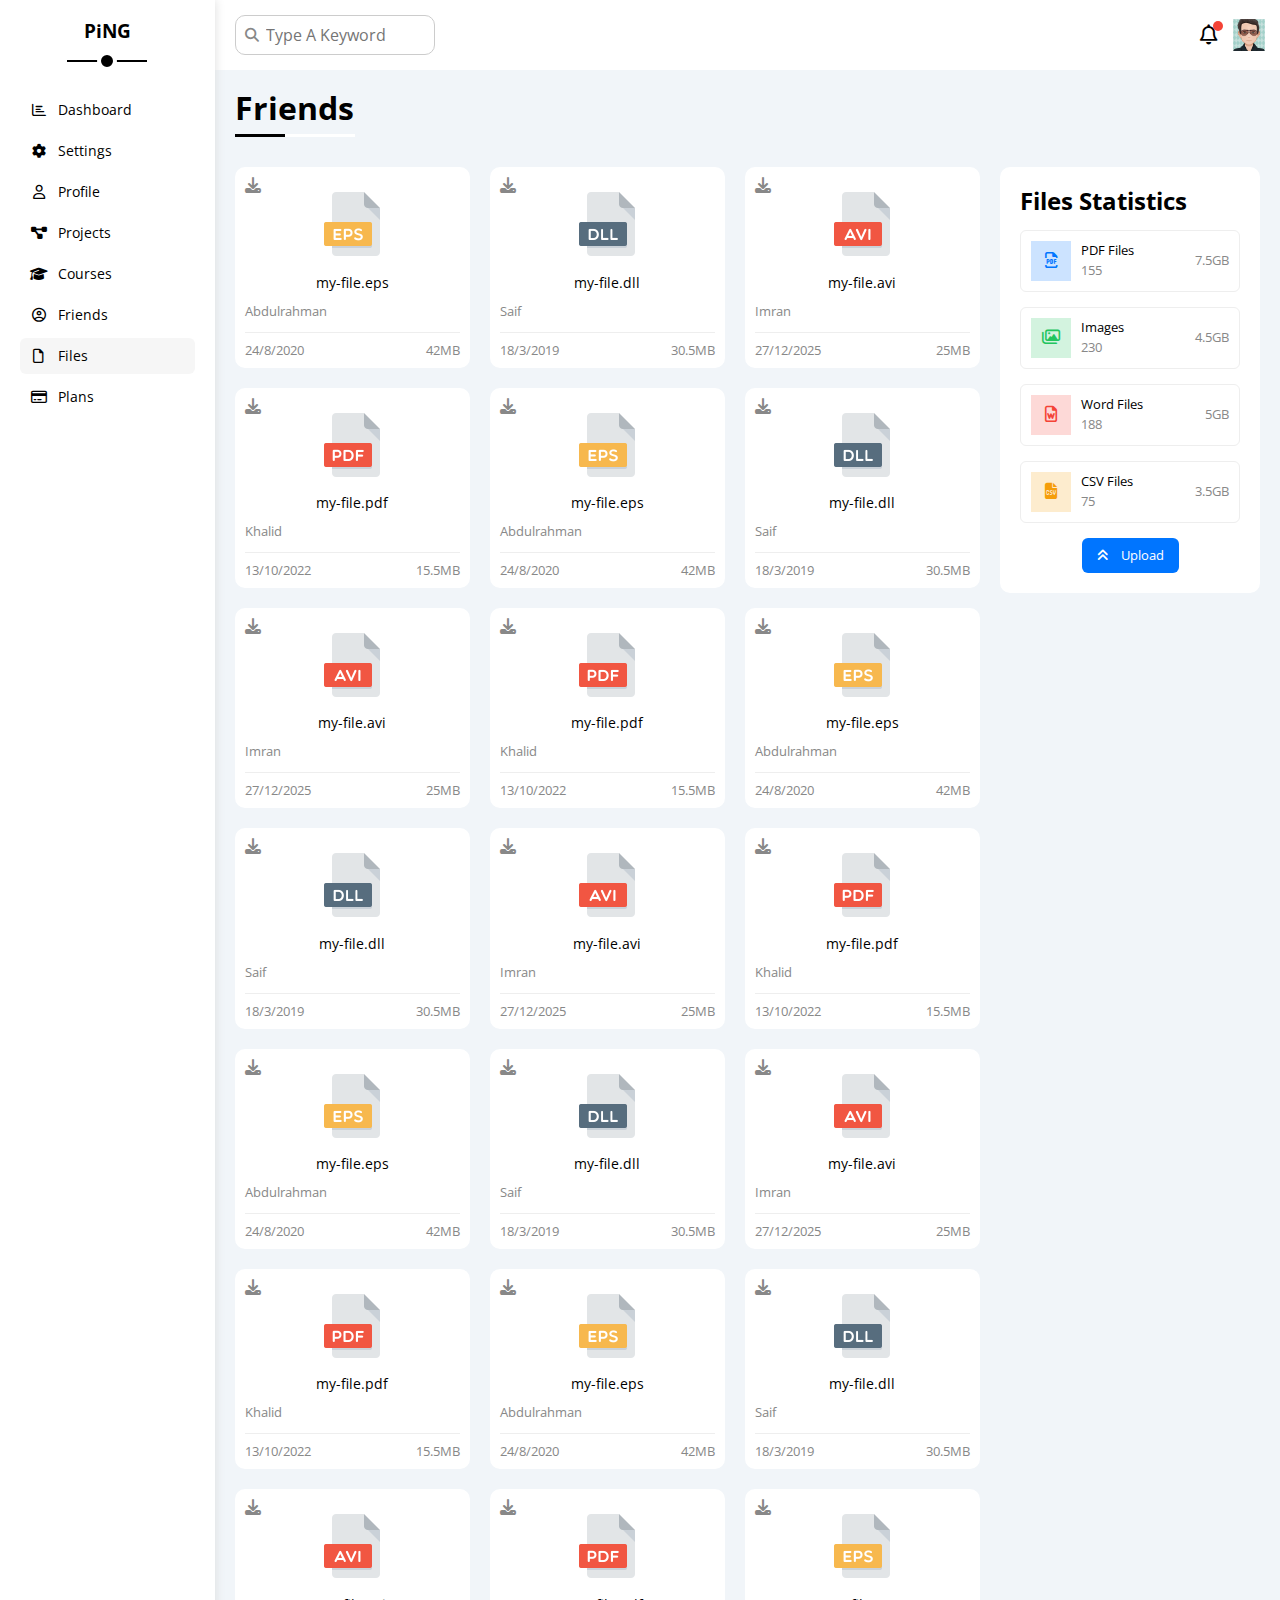
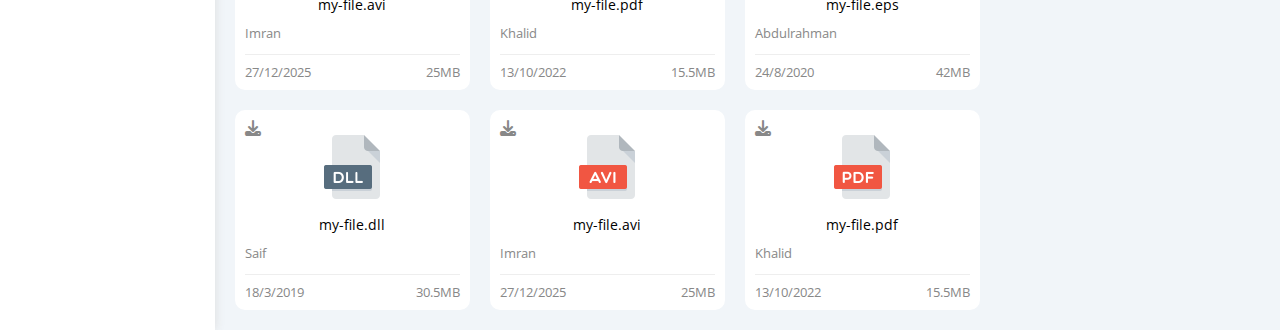
<file: files.html>
<!DOCTYPE html>
<html lang="en">
<head>
  <meta charset="UTF-8">
  <meta http-equiv="X-UA-Compatible" content="IE=edge">
  <meta name="viewport" content="width=device-width, initial-scale=1.0">
  <link rel="stylesheet" href="CSS/all.min.css">
  <link rel="stylesheet" href="CSS/framework.css">
  <link rel="stylesheet" href="CSS/main.css">
  <link rel="stylesheet" href="CSS/normalize.css">
  <link rel="preconnect" href="https://fonts.googleapis.com">
  <link rel="preconnect" href="https://fonts.gstatic.com" crossorigin>
  <link href="https://fonts.googleapis.com/css2?family=Cairo:wght@300;400;700&family=Open+Sans:ital,wght@0,400;0,700;1,500&display=swap" rel="stylesheet">
  <title>Ping-Esport</title>
</head>
<body>
  <div class="page d-flex">
    <div class="sidebar bg-white p-20 p-relative">
      <h3 class="p-relative txt-c mt-0">PiNG</h3>
      <ul>
        <li>
          <a class="d-flex align-center fs-14 c-black rad-6 p-10" href="index.html">
            <i class="fa-regular fa-chart-bar fa-fw"></i>
            <span>Dashboard</span>
          </a>
        </li>
        <li>
          <a class="d-flex align-center fs-14 c-black rad-6 p-10" href="settings.html">
            <i class="fa-solid fa-gear fa-fw"></i>
            <span>Settings</span>
          </a>
        </li>
        <li>
          <a class="d-flex align-center fs-14 c-black rad-6 p-10" href="profile.html">
            <i class="fa-regular fa-user fa-fw"></i>
            <span>Profile</span>
          </a>
        </li>
        <li>
          <a class="d-flex align-center fs-14 c-black rad-6 p-10" href="projects.html">
            <i class="fa-solid fa-diagram-project fa-fw"></i>
            <span>Projects</span>
          </a>
        </li>
        <li>
          <a class="d-flex align-center fs-14 c-black rad-6 p-10" href="courses.html">
            <i class="fa-solid fa-graduation-cap fa-fw"></i>
            <span>Courses</span>
          </a>
        </li>
        <li>
          <a class="d-flex align-center fs-14 c-black rad-6 p-10" href="friends.html">
            <i class="fa-regular fa-circle-user fa-fw"></i>
            <span>Friends</span>
          </a>
        </li>
        <li>
          <a class="active d-flex align-center fs-14 c-black rad-6 p-10" href="files.html">
            <i class="fa-regular fa-file fa-fw"></i>
            <span>Files</span>
          </a>
        </li>
        <li>
          <a class="d-flex align-center fs-14 c-black rad-6 p-10" href="plans.html">
            <i class="fa-regular fa-credit-card fa-fw"></i>
            <span>Plans</span>
          </a>
        </li>
      </ul>
    </div>
    <div class="content w-full">
      <!-- Start Header -->
      <div class="head bg-white p-15 between-flex">
        <div class="search p-relative">
          <input class=" p-10" type="search" placeholder="Type A Keyword">
        </div>
        <div class="icons d-flex align-center">
          <span class="notification p-relative">
            <i class="fa-regular fa-bell fa-lg"></i>
          </span>
          <img src="images/avatar-01.png" alt="">
        </div>
      </div>
      <!-- End Header -->
      <h1 class="p-relative">Friends</h1>
      <div class="files-page d-flex m-20 gap-20">
        <div class="files-stats p-20 bg-white rad-10">
          <h2 class="mt-0 mb-15 txt-c-mobile">Files Statistics</h2>
          <div class="d-flex align-center border-eee p-10 rad-6 mb-15 fs-13">
            <i class="fa-regular fa-file-pdf fa-lg blue center-flex c-blue icon"></i>
            <div class="info">
              <span>PDF Files</span>
              <span class="c-grey d-block mt-5">155</span>
            </div>
            <div class="size c-grey">7.5GB</div>
          </div>
          <div class="d-flex align-center border-eee p-10 rad-6 mb-15 fs-13">
            <i class="fa-regular fa-images fa-lg green center-flex c-green icon"></i>
            <div class="info">
              <span>Images</span>
              <span class="c-grey d-block mt-5">230</span>
            </div>
            <div class="size c-grey">4.5GB</div>
          </div>
          <div class="d-flex align-center border-eee p-10 rad-6 mb-15 fs-13">
            <i class="fa-regular fa-file-word fa-lg red center-flex c-red icon"></i>
            <div class="info">
              <span>Word Files</span>
              <span class="c-grey d-block mt-5">188</span>
            </div>
            <div class="size c-grey">5GB</div>
          </div>
          <div class="d-flex align-center border-eee p-10 rad-6 fs-13">
            <i class="fa-solid fa-file-csv fa-lg orange center-flex c-orange icon"></i>
            <div class="info">
              <span>CSV Files</span>
              <span class="c-grey d-block mt-5">75</span>
            </div>
            <div class="size c-grey">3.5GB</div>
          </div>
          <a class="upload bg-blue c-white fs-13 rad-6 d-block w-fit" href="#">
            <i class="fa-solid fa-angles-up mr-10"></i>
            Upload
          </a>
        </div>
        <div class="files-content d-grid gap-20">
          <div class="file bg-white p-10 rad-10">
            <i class="fa-solid fa-download c-grey p-absolute"></i>
            <div class="icon txt-c">
              <img class="mt-15 mb-15" src="images/eps.png" alt="">
            </div>
            <div class="txt-c mb-10 fs-14">my-file.eps</div>
            <p class="c-grey fs-13">Abdulrahman</p>
            <div class="info between-flex mt-10 pt-10 fs-13 c-grey">
              <span>24/8/2020</span>
              <span>42MB</span>
            </div>
          </div>
          <div class="file bg-white p-10 rad-10">
            <i class="fa-solid fa-download c-grey p-absolute"></i>
            <div class="icon txt-c">
              <img class="mt-15 mb-15" src="images/dll.png" alt="">
            </div>
            <div class="txt-c mb-10 fs-14">my-file.dll</div>
            <p class="c-grey fs-13">Saif</p>
            <div class="info between-flex mt-10 pt-10 fs-13 c-grey">
              <span>18/3/2019</span>
              <span>30.5MB</span>
            </div>
          </div>
          <div class="file bg-white p-10 rad-10">
            <i class="fa-solid fa-download c-grey p-absolute"></i>
            <div class="icon txt-c">
              <img class="mt-15 mb-15" src="images/avi.png" alt="">
            </div>
            <div class="txt-c mb-10 fs-14">my-file.avi</div>
            <p class="c-grey fs-13">Imran</p>
            <div class="info between-flex mt-10 pt-10 fs-13 c-grey">
              <span>27/12/2025</span>
              <span>25MB</span>
            </div>
          </div>
          <div class="file bg-white p-10 rad-10">
            <i class="fa-solid fa-download c-grey p-absolute"></i>
            <div class="icon txt-c">
              <img class="mt-15 mb-15" src="images/PDF.png" alt="">
            </div>
            <div class="txt-c mb-10 fs-14">my-file.pdf</div>
            <p class="c-grey fs-13">Khalid</p>
            <div class="info between-flex mt-10 pt-10 fs-13 c-grey">
              <span>13/10/2022</span>
              <span>15.5MB</span>
            </div>
          </div>
          <div class="file bg-white p-10 rad-10">
            <i class="fa-solid fa-download c-grey p-absolute"></i>
            <div class="icon txt-c">
              <img class="mt-15 mb-15" src="images/eps.png" alt="">
            </div>
            <div class="txt-c mb-10 fs-14">my-file.eps</div>
            <p class="c-grey fs-13">Abdulrahman</p>
            <div class="info between-flex mt-10 pt-10 fs-13 c-grey">
              <span>24/8/2020</span>
              <span>42MB</span>
            </div>
          </div>
          <div class="file bg-white p-10 rad-10">
            <i class="fa-solid fa-download c-grey p-absolute"></i>
            <div class="icon txt-c">
              <img class="mt-15 mb-15" src="images/dll.png" alt="">
            </div>
            <div class="txt-c mb-10 fs-14">my-file.dll</div>
            <p class="c-grey fs-13">Saif</p>
            <div class="info between-flex mt-10 pt-10 fs-13 c-grey">
              <span>18/3/2019</span>
              <span>30.5MB</span>
            </div>
          </div>
          <div class="file bg-white p-10 rad-10">
            <i class="fa-solid fa-download c-grey p-absolute"></i>
            <div class="icon txt-c">
              <img class="mt-15 mb-15" src="images/avi.png" alt="">
            </div>
            <div class="txt-c mb-10 fs-14">my-file.avi</div>
            <p class="c-grey fs-13">Imran</p>
            <div class="info between-flex mt-10 pt-10 fs-13 c-grey">
              <span>27/12/2025</span>
              <span>25MB</span>
            </div>
          </div>
          <div class="file bg-white p-10 rad-10">
            <i class="fa-solid fa-download c-grey p-absolute"></i>
            <div class="icon txt-c">
              <img class="mt-15 mb-15" src="images/PDF.png" alt="">
            </div>
            <div class="txt-c mb-10 fs-14">my-file.pdf</div>
            <p class="c-grey fs-13">Khalid</p>
            <div class="info between-flex mt-10 pt-10 fs-13 c-grey">
              <span>13/10/2022</span>
              <span>15.5MB</span>
            </div>
          </div>
          <div class="file bg-white p-10 rad-10">
            <i class="fa-solid fa-download c-grey p-absolute"></i>
            <div class="icon txt-c">
              <img class="mt-15 mb-15" src="images/eps.png" alt="">
            </div>
            <div class="txt-c mb-10 fs-14">my-file.eps</div>
            <p class="c-grey fs-13">Abdulrahman</p>
            <div class="info between-flex mt-10 pt-10 fs-13 c-grey">
              <span>24/8/2020</span>
              <span>42MB</span>
            </div>
          </div>
          <div class="file bg-white p-10 rad-10">
            <i class="fa-solid fa-download c-grey p-absolute"></i>
            <div class="icon txt-c">
              <img class="mt-15 mb-15" src="images/dll.png" alt="">
            </div>
            <div class="txt-c mb-10 fs-14">my-file.dll</div>
            <p class="c-grey fs-13">Saif</p>
            <div class="info between-flex mt-10 pt-10 fs-13 c-grey">
              <span>18/3/2019</span>
              <span>30.5MB</span>
            </div>
          </div>
          <div class="file bg-white p-10 rad-10">
            <i class="fa-solid fa-download c-grey p-absolute"></i>
            <div class="icon txt-c">
              <img class="mt-15 mb-15" src="images/avi.png" alt="">
            </div>
            <div class="txt-c mb-10 fs-14">my-file.avi</div>
            <p class="c-grey fs-13">Imran</p>
            <div class="info between-flex mt-10 pt-10 fs-13 c-grey">
              <span>27/12/2025</span>
              <span>25MB</span>
            </div>
          </div>
          <div class="file bg-white p-10 rad-10">
            <i class="fa-solid fa-download c-grey p-absolute"></i>
            <div class="icon txt-c">
              <img class="mt-15 mb-15" src="images/PDF.png" alt="">
            </div>
            <div class="txt-c mb-10 fs-14">my-file.pdf</div>
            <p class="c-grey fs-13">Khalid</p>
            <div class="info between-flex mt-10 pt-10 fs-13 c-grey">
              <span>13/10/2022</span>
              <span>15.5MB</span>
            </div>
          </div>
          <div class="file bg-white p-10 rad-10">
            <i class="fa-solid fa-download c-grey p-absolute"></i>
            <div class="icon txt-c">
              <img class="mt-15 mb-15" src="images/eps.png" alt="">
            </div>
            <div class="txt-c mb-10 fs-14">my-file.eps</div>
            <p class="c-grey fs-13">Abdulrahman</p>
            <div class="info between-flex mt-10 pt-10 fs-13 c-grey">
              <span>24/8/2020</span>
              <span>42MB</span>
            </div>
          </div>
          <div class="file bg-white p-10 rad-10">
            <i class="fa-solid fa-download c-grey p-absolute"></i>
            <div class="icon txt-c">
              <img class="mt-15 mb-15" src="images/dll.png" alt="">
            </div>
            <div class="txt-c mb-10 fs-14">my-file.dll</div>
            <p class="c-grey fs-13">Saif</p>
            <div class="info between-flex mt-10 pt-10 fs-13 c-grey">
              <span>18/3/2019</span>
              <span>30.5MB</span>
            </div>
          </div>
          <div class="file bg-white p-10 rad-10">
            <i class="fa-solid fa-download c-grey p-absolute"></i>
            <div class="icon txt-c">
              <img class="mt-15 mb-15" src="images/avi.png" alt="">
            </div>
            <div class="txt-c mb-10 fs-14">my-file.avi</div>
            <p class="c-grey fs-13">Imran</p>
            <div class="info between-flex mt-10 pt-10 fs-13 c-grey">
              <span>27/12/2025</span>
              <span>25MB</span>
            </div>
          </div>
          <div class="file bg-white p-10 rad-10">
            <i class="fa-solid fa-download c-grey p-absolute"></i>
            <div class="icon txt-c">
              <img class="mt-15 mb-15" src="images/PDF.png" alt="">
            </div>
            <div class="txt-c mb-10 fs-14">my-file.pdf</div>
            <p class="c-grey fs-13">Khalid</p>
            <div class="info between-flex mt-10 pt-10 fs-13 c-grey">
              <span>13/10/2022</span>
              <span>15.5MB</span>
            </div>
          </div>
          <div class="file bg-white p-10 rad-10">
            <i class="fa-solid fa-download c-grey p-absolute"></i>
            <div class="icon txt-c">
              <img class="mt-15 mb-15" src="images/eps.png" alt="">
            </div>
            <div class="txt-c mb-10 fs-14">my-file.eps</div>
            <p class="c-grey fs-13">Abdulrahman</p>
            <div class="info between-flex mt-10 pt-10 fs-13 c-grey">
              <span>24/8/2020</span>
              <span>42MB</span>
            </div>
          </div>
          <div class="file bg-white p-10 rad-10">
            <i class="fa-solid fa-download c-grey p-absolute"></i>
            <div class="icon txt-c">
              <img class="mt-15 mb-15" src="images/dll.png" alt="">
            </div>
            <div class="txt-c mb-10 fs-14">my-file.dll</div>
            <p class="c-grey fs-13">Saif</p>
            <div class="info between-flex mt-10 pt-10 fs-13 c-grey">
              <span>18/3/2019</span>
              <span>30.5MB</span>
            </div>
          </div>
          <div class="file bg-white p-10 rad-10">
            <i class="fa-solid fa-download c-grey p-absolute"></i>
            <div class="icon txt-c">
              <img class="mt-15 mb-15" src="images/avi.png" alt="">
            </div>
            <div class="txt-c mb-10 fs-14">my-file.avi</div>
            <p class="c-grey fs-13">Imran</p>
            <div class="info between-flex mt-10 pt-10 fs-13 c-grey">
              <span>27/12/2025</span>
              <span>25MB</span>
            </div>
          </div>
          <div class="file bg-white p-10 rad-10">
            <i class="fa-solid fa-download c-grey p-absolute"></i>
            <div class="icon txt-c">
              <img class="mt-15 mb-15" src="images/PDF.png" alt="">
            </div>
            <div class="txt-c mb-10 fs-14">my-file.pdf</div>
            <p class="c-grey fs-13">Khalid</p>
            <div class="info between-flex mt-10 pt-10 fs-13 c-grey">
              <span>13/10/2022</span>
              <span>15.5MB</span>
            </div>
          </div>
          <div class="file bg-white p-10 rad-10">
            <i class="fa-solid fa-download c-grey p-absolute"></i>
            <div class="icon txt-c">
              <img class="mt-15 mb-15" src="images/eps.png" alt="">
            </div>
            <div class="txt-c mb-10 fs-14">my-file.eps</div>
            <p class="c-grey fs-13">Abdulrahman</p>
            <div class="info between-flex mt-10 pt-10 fs-13 c-grey">
              <span>24/8/2020</span>
              <span>42MB</span>
            </div>
          </div>
          <div class="file bg-white p-10 rad-10">
            <i class="fa-solid fa-download c-grey p-absolute"></i>
            <div class="icon txt-c">
              <img class="mt-15 mb-15" src="images/dll.png" alt="">
            </div>
            <div class="txt-c mb-10 fs-14">my-file.dll</div>
            <p class="c-grey fs-13">Saif</p>
            <div class="info between-flex mt-10 pt-10 fs-13 c-grey">
              <span>18/3/2019</span>
              <span>30.5MB</span>
            </div>
          </div>
          <div class="file bg-white p-10 rad-10">
            <i class="fa-solid fa-download c-grey p-absolute"></i>
            <div class="icon txt-c">
              <img class="mt-15 mb-15" src="images/avi.png" alt="">
            </div>
            <div class="txt-c mb-10 fs-14">my-file.avi</div>
            <p class="c-grey fs-13">Imran</p>
            <div class="info between-flex mt-10 pt-10 fs-13 c-grey">
              <span>27/12/2025</span>
              <span>25MB</span>
            </div>
          </div>
          <div class="file bg-white p-10 rad-10">
            <i class="fa-solid fa-download c-grey p-absolute"></i>
            <div class="icon txt-c">
              <img class="mt-15 mb-15" src="images/PDF.png" alt="">
            </div>
            <div class="txt-c mb-10 fs-14">my-file.pdf</div>
            <p class="c-grey fs-13">Khalid</p>
            <div class="info between-flex mt-10 pt-10 fs-13 c-grey">
              <span>13/10/2022</span>
              <span>15.5MB</span>
            </div>
          </div>
        </div>
      </div>
    </div>
  </div>
</body>
</html>
</file>
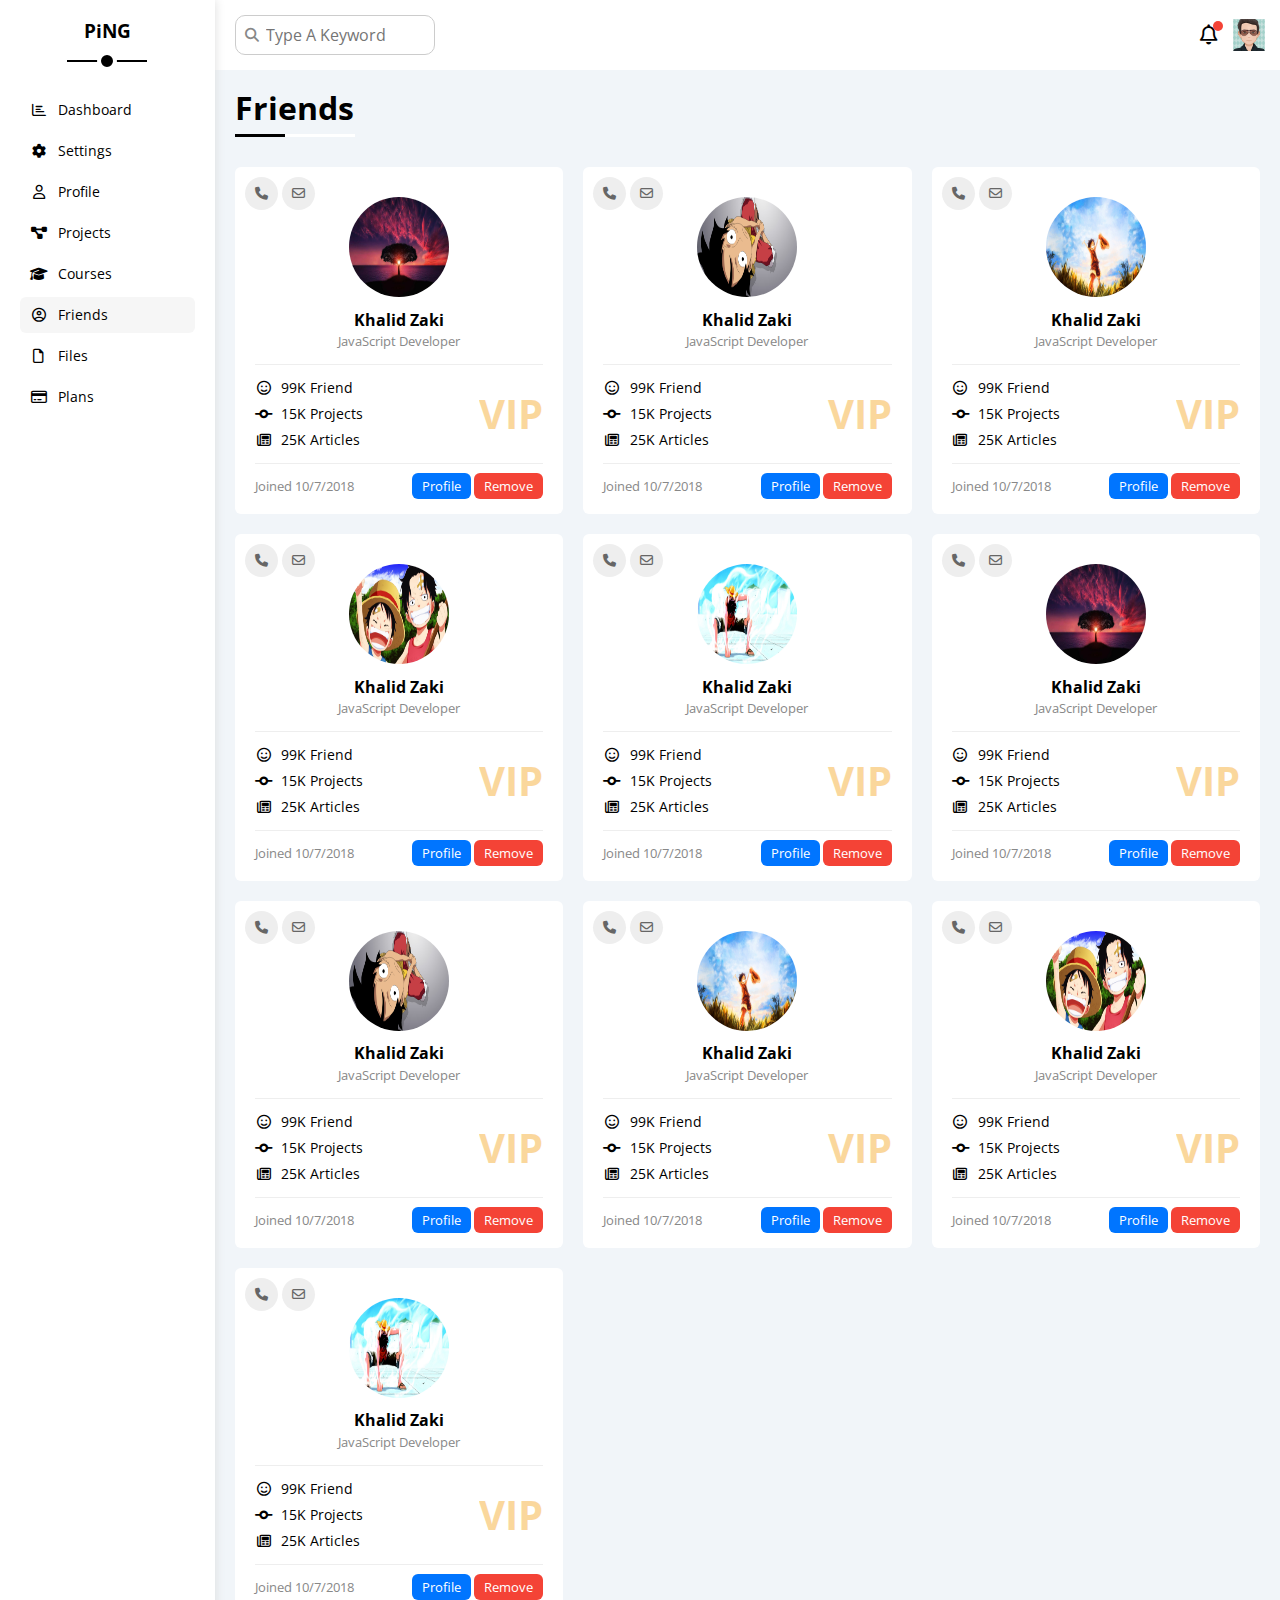
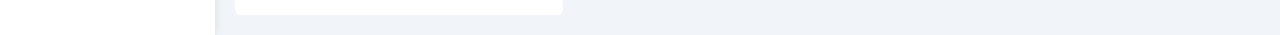
<file: friends.html>
<!DOCTYPE html>
<html lang="en">
<head>
  <meta charset="UTF-8">
  <meta http-equiv="X-UA-Compatible" content="IE=edge">
  <meta name="viewport" content="width=device-width, initial-scale=1.0">
  <link rel="stylesheet" href="CSS/all.min.css">
  <link rel="stylesheet" href="CSS/framework.css">
  <link rel="stylesheet" href="CSS/main.css">
  <link rel="stylesheet" href="CSS/normalize.css">
  <link rel="preconnect" href="https://fonts.googleapis.com">
  <link rel="preconnect" href="https://fonts.gstatic.com" crossorigin>
  <link href="https://fonts.googleapis.com/css2?family=Cairo:wght@300;400;700&family=Open+Sans:ital,wght@0,400;0,700;1,500&display=swap" rel="stylesheet">
  <title>Ping-Esport</title>
</head>
<body>
  <div class="page d-flex">
    <div class="sidebar bg-white p-20 p-relative">
      <h3 class="p-relative txt-c mt-0">PiNG</h3>
      <ul>
        <li>
          <a class="d-flex align-center fs-14 c-black rad-6 p-10" href="index.html">
            <i class="fa-regular fa-chart-bar fa-fw"></i>
            <span>Dashboard</span>
          </a>
        </li>
        <li>
          <a class="d-flex align-center fs-14 c-black rad-6 p-10" href="settings.html">
            <i class="fa-solid fa-gear fa-fw"></i>
            <span>Settings</span>
          </a>
        </li>
        <li>
          <a class="d-flex align-center fs-14 c-black rad-6 p-10" href="profile.html">
            <i class="fa-regular fa-user fa-fw"></i>
            <span>Profile</span>
          </a>
        </li>
        <li>
          <a class="d-flex align-center fs-14 c-black rad-6 p-10" href="projects.html">
            <i class="fa-solid fa-diagram-project fa-fw"></i>
            <span>Projects</span>
          </a>
        </li>
        <li>
          <a class="d-flex align-center fs-14 c-black rad-6 p-10" href="courses.html">
            <i class="fa-solid fa-graduation-cap fa-fw"></i>
            <span>Courses</span>
          </a>
        </li>
        <li>
          <a class="active d-flex align-center fs-14 c-black rad-6 p-10" href="friends.html">
            <i class="fa-regular fa-circle-user fa-fw"></i>
            <span>Friends</span>
          </a>
        </li>
        <li>
          <a class="d-flex align-center fs-14 c-black rad-6 p-10" href="files.html">
            <i class="fa-regular fa-file fa-fw"></i>
            <span>Files</span>
          </a>
        </li>
        <li>
          <a class="d-flex align-center fs-14 c-black rad-6 p-10" href="plans.html">
            <i class="fa-regular fa-credit-card fa-fw"></i>
            <span>Plans</span>
          </a>
        </li>
      </ul>
    </div>
    <div class="content w-full">
      <!-- Start Header -->
      <div class="head bg-white p-15 between-flex">
        <div class="search p-relative">
          <input class=" p-10" type="search" placeholder="Type A Keyword">
        </div>
        <div class="icons d-flex align-center">
          <span class="notification p-relative">
            <i class="fa-regular fa-bell fa-lg"></i>
          </span>
          <img src="images/avatar-01.png" alt="">
        </div>
      </div>
      <!-- End Header -->
      <h1 class="p-relative">Friends</h1>
      <div class="friends-page d-grid m-20 gap-20">
        <div class="friend bg-white rad-6 p-20 p-relative">
          <div class="contact">
            <i class="fa-solid fa-phone"></i>
            <i class="fa-regular fa-envelope"></i>
          </div>
          <div class="txt-c">
            <img class="rad-half mt-10 mb-10 w-100 h-100" src="images/tree-736885__480.jpg" alt="">
            <h4 class="m-0">Khalid Zaki</h4>
            <p class="c-grey fs-13 mt-5 mb-0">JavaScript Developer</p>
          </div>
          <div class="icons fs-14 p-relative">
            <div class="mb-10">
              <i class="fa-regular fa-face-smile fa-fw"></i>
              <span>99K Friend</span>
            </div>
            <div class="mb-10">
              <i class="fa-solid fa-code-commit fa-fw"></i>
              <span>15K Projects</span>
            </div>
            <div>
              <i class="fa-regular fa-newspaper fa-fw"></i>
              <span>25K Articles</span>
            </div>
            <span class="vip fw-bold c-orange">VIP</span>
          </div>
          <div class="info between-flex fs-13">
            <span class="c-grey">Joined 10/7/2018</span>
            <div>
              <a class="bg-blue c-white btn-shape" href="profile.html">Profile</a>
              <a class="bg-red c-white btn-shape" href="#">Remove</a>
            </div>
          </div>
        </div>
        <div class="friend bg-white rad-6 p-20 p-relative">
          <div class="contact">
            <i class="fa-solid fa-phone"></i>
            <i class="fa-regular fa-envelope"></i>
          </div>
          <div class="txt-c">
            <img class="rad-half mt-10 mb-10 w-100 h-100" src="images/luffy4.jpg" alt="">
            <h4 class="m-0">Khalid Zaki</h4>
            <p class="c-grey fs-13 mt-5 mb-0">JavaScript Developer</p>
          </div>
          <div class="icons fs-14 p-relative">
            <div class="mb-10">
              <i class="fa-regular fa-face-smile fa-fw"></i>
              <span>99K Friend</span>
            </div>
            <div class="mb-10">
              <i class="fa-solid fa-code-commit fa-fw"></i>
              <span>15K Projects</span>
            </div>
            <div>
              <i class="fa-regular fa-newspaper fa-fw"></i>
              <span>25K Articles</span>
            </div>
            <span class="vip fw-bold c-orange">VIP</span>
          </div>
          <div class="info between-flex fs-13">
            <span class="c-grey">Joined 10/7/2018</span>
            <div>
              <a class="bg-blue c-white btn-shape" href="profile.html">Profile</a>
              <a class="bg-red c-white btn-shape" href="#">Remove</a>
            </div>
          </div>
        </div>
        <div class="friend bg-white rad-6 p-20 p-relative">
          <div class="contact">
            <i class="fa-solid fa-phone"></i>
            <i class="fa-regular fa-envelope"></i>
          </div>
          <div class="txt-c">
            <img class="rad-half mt-10 mb-10 w-100 h-100" src="images/luffy3.jpg" alt="">
            <h4 class="m-0">Khalid Zaki</h4>
            <p class="c-grey fs-13 mt-5 mb-0">JavaScript Developer</p>
          </div>
          <div class="icons fs-14 p-relative">
            <div class="mb-10">
              <i class="fa-regular fa-face-smile fa-fw"></i>
              <span>99K Friend</span>
            </div>
            <div class="mb-10">
              <i class="fa-solid fa-code-commit fa-fw"></i>
              <span>15K Projects</span>
            </div>
            <div>
              <i class="fa-regular fa-newspaper fa-fw"></i>
              <span>25K Articles</span>
            </div>
            <span class="vip fw-bold c-orange">VIP</span>
          </div>
          <div class="info between-flex fs-13">
            <span class="c-grey">Joined 10/7/2018</span>
            <div>
              <a class="bg-blue c-white btn-shape" href="profile.html">Profile</a>
              <a class="bg-red c-white btn-shape" href="#">Remove</a>
            </div>
          </div>
        </div>
        <div class="friend bg-white rad-6 p-20 p-relative">
          <div class="contact">
            <i class="fa-solid fa-phone"></i>
            <i class="fa-regular fa-envelope"></i>
          </div>
          <div class="txt-c">
            <img class="rad-half mt-10 mb-10 w-100 h-100" src="images/luffy2.jpg" alt="">
            <h4 class="m-0">Khalid Zaki</h4>
            <p class="c-grey fs-13 mt-5 mb-0">JavaScript Developer</p>
          </div>
          <div class="icons fs-14 p-relative">
            <div class="mb-10">
              <i class="fa-regular fa-face-smile fa-fw"></i>
              <span>99K Friend</span>
            </div>
            <div class="mb-10">
              <i class="fa-solid fa-code-commit fa-fw"></i>
              <span>15K Projects</span>
            </div>
            <div>
              <i class="fa-regular fa-newspaper fa-fw"></i>
              <span>25K Articles</span>
            </div>
            <span class="vip fw-bold c-orange">VIP</span>
          </div>
          <div class="info between-flex fs-13">
            <span class="c-grey">Joined 10/7/2018</span>
            <div>
              <a class="bg-blue c-white btn-shape" href="profile.html">Profile</a>
              <a class="bg-red c-white btn-shape" href="#">Remove</a>
            </div>
          </div>
        </div>
        <div class="friend bg-white rad-6 p-20 p-relative">
          <div class="contact">
            <i class="fa-solid fa-phone"></i>
            <i class="fa-regular fa-envelope"></i>
          </div>
          <div class="txt-c">
            <img class="rad-half mt-10 mb-10 w-100 h-100" src="images/luffy.jpg" alt="">
            <h4 class="m-0">Khalid Zaki</h4>
            <p class="c-grey fs-13 mt-5 mb-0">JavaScript Developer</p>
          </div>
          <div class="icons fs-14 p-relative">
            <div class="mb-10">
              <i class="fa-regular fa-face-smile fa-fw"></i>
              <span>99K Friend</span>
            </div>
            <div class="mb-10">
              <i class="fa-solid fa-code-commit fa-fw"></i>
              <span>15K Projects</span>
            </div>
            <div>
              <i class="fa-regular fa-newspaper fa-fw"></i>
              <span>25K Articles</span>
            </div>
            <span class="vip fw-bold c-orange">VIP</span>
          </div>
          <div class="info between-flex fs-13">
            <span class="c-grey">Joined 10/7/2018</span>
            <div>
              <a class="bg-blue c-white btn-shape" href="profile.html">Profile</a>
              <a class="bg-red c-white btn-shape" href="#">Remove</a>
            </div>
          </div>
        </div>
        <div class="friend bg-white rad-6 p-20 p-relative">
          <div class="contact">
            <i class="fa-solid fa-phone"></i>
            <i class="fa-regular fa-envelope"></i>
          </div>
          <div class="txt-c">
            <img class="rad-half mt-10 mb-10 w-100 h-100" src="images/tree-736885__480.jpg" alt="">
            <h4 class="m-0">Khalid Zaki</h4>
            <p class="c-grey fs-13 mt-5 mb-0">JavaScript Developer</p>
          </div>
          <div class="icons fs-14 p-relative">
            <div class="mb-10">
              <i class="fa-regular fa-face-smile fa-fw"></i>
              <span>99K Friend</span>
            </div>
            <div class="mb-10">
              <i class="fa-solid fa-code-commit fa-fw"></i>
              <span>15K Projects</span>
            </div>
            <div>
              <i class="fa-regular fa-newspaper fa-fw"></i>
              <span>25K Articles</span>
            </div>
            <span class="vip fw-bold c-orange">VIP</span>
          </div>
          <div class="info between-flex fs-13">
            <span class="c-grey">Joined 10/7/2018</span>
            <div>
              <a class="bg-blue c-white btn-shape" href="profile.html">Profile</a>
              <a class="bg-red c-white btn-shape" href="#">Remove</a>
            </div>
          </div>
        </div>
        <div class="friend bg-white rad-6 p-20 p-relative">
          <div class="contact">
            <i class="fa-solid fa-phone"></i>
            <i class="fa-regular fa-envelope"></i>
          </div>
          <div class="txt-c">
            <img class="rad-half mt-10 mb-10 w-100 h-100" src="images/luffy4.jpg" alt="">
            <h4 class="m-0">Khalid Zaki</h4>
            <p class="c-grey fs-13 mt-5 mb-0">JavaScript Developer</p>
          </div>
          <div class="icons fs-14 p-relative">
            <div class="mb-10">
              <i class="fa-regular fa-face-smile fa-fw"></i>
              <span>99K Friend</span>
            </div>
            <div class="mb-10">
              <i class="fa-solid fa-code-commit fa-fw"></i>
              <span>15K Projects</span>
            </div>
            <div>
              <i class="fa-regular fa-newspaper fa-fw"></i>
              <span>25K Articles</span>
            </div>
            <span class="vip fw-bold c-orange">VIP</span>
          </div>
          <div class="info between-flex fs-13">
            <span class="c-grey">Joined 10/7/2018</span>
            <div>
              <a class="bg-blue c-white btn-shape" href="profile.html">Profile</a>
              <a class="bg-red c-white btn-shape" href="#">Remove</a>
            </div>
          </div>
        </div>
        <div class="friend bg-white rad-6 p-20 p-relative">
          <div class="contact">
            <i class="fa-solid fa-phone"></i>
            <i class="fa-regular fa-envelope"></i>
          </div>
          <div class="txt-c">
            <img class="rad-half mt-10 mb-10 w-100 h-100" src="images/luffy3.jpg" alt="">
            <h4 class="m-0">Khalid Zaki</h4>
            <p class="c-grey fs-13 mt-5 mb-0">JavaScript Developer</p>
          </div>
          <div class="icons fs-14 p-relative">
            <div class="mb-10">
              <i class="fa-regular fa-face-smile fa-fw"></i>
              <span>99K Friend</span>
            </div>
            <div class="mb-10">
              <i class="fa-solid fa-code-commit fa-fw"></i>
              <span>15K Projects</span>
            </div>
            <div>
              <i class="fa-regular fa-newspaper fa-fw"></i>
              <span>25K Articles</span>
            </div>
            <span class="vip fw-bold c-orange">VIP</span>
          </div>
          <div class="info between-flex fs-13">
            <span class="c-grey">Joined 10/7/2018</span>
            <div>
              <a class="bg-blue c-white btn-shape" href="profile.html">Profile</a>
              <a class="bg-red c-white btn-shape" href="#">Remove</a>
            </div>
          </div>
        </div>
        <div class="friend bg-white rad-6 p-20 p-relative">
          <div class="contact">
            <i class="fa-solid fa-phone"></i>
            <i class="fa-regular fa-envelope"></i>
          </div>
          <div class="txt-c">
            <img class="rad-half mt-10 mb-10 w-100 h-100" src="images/luffy2.jpg" alt="">
            <h4 class="m-0">Khalid Zaki</h4>
            <p class="c-grey fs-13 mt-5 mb-0">JavaScript Developer</p>
          </div>
          <div class="icons fs-14 p-relative">
            <div class="mb-10">
              <i class="fa-regular fa-face-smile fa-fw"></i>
              <span>99K Friend</span>
            </div>
            <div class="mb-10">
              <i class="fa-solid fa-code-commit fa-fw"></i>
              <span>15K Projects</span>
            </div>
            <div>
              <i class="fa-regular fa-newspaper fa-fw"></i>
              <span>25K Articles</span>
            </div>
            <span class="vip fw-bold c-orange">VIP</span>
          </div>
          <div class="info between-flex fs-13">
            <span class="c-grey">Joined 10/7/2018</span>
            <div>
              <a class="bg-blue c-white btn-shape" href="profile.html">Profile</a>
              <a class="bg-red c-white btn-shape" href="#">Remove</a>
            </div>
          </div>
        </div>
        <div class="friend bg-white rad-6 p-20 p-relative">
          <div class="contact">
            <i class="fa-solid fa-phone"></i>
            <i class="fa-regular fa-envelope"></i>
          </div>
          <div class="txt-c">
            <img class="rad-half mt-10 mb-10 w-100 h-100" src="images/luffy.jpg" alt="">
            <h4 class="m-0">Khalid Zaki</h4>
            <p class="c-grey fs-13 mt-5 mb-0">JavaScript Developer</p>
          </div>
          <div class="icons fs-14 p-relative">
            <div class="mb-10">
              <i class="fa-regular fa-face-smile fa-fw"></i>
              <span>99K Friend</span>
            </div>
            <div class="mb-10">
              <i class="fa-solid fa-code-commit fa-fw"></i>
              <span>15K Projects</span>
            </div>
            <div>
              <i class="fa-regular fa-newspaper fa-fw"></i>
              <span>25K Articles</span>
            </div>
            <span class="vip fw-bold c-orange">VIP</span>
          </div>
          <div class="info between-flex fs-13">
            <span class="c-grey">Joined 10/7/2018</span>
            <div>
              <a class="bg-blue c-white btn-shape" href="profile.html">Profile</a>
              <a class="bg-red c-white btn-shape" href="#">Remove</a>
            </div>
          </div>
        </div>
      </div>
    </div>
  </div>
</body>
</html>
</file>
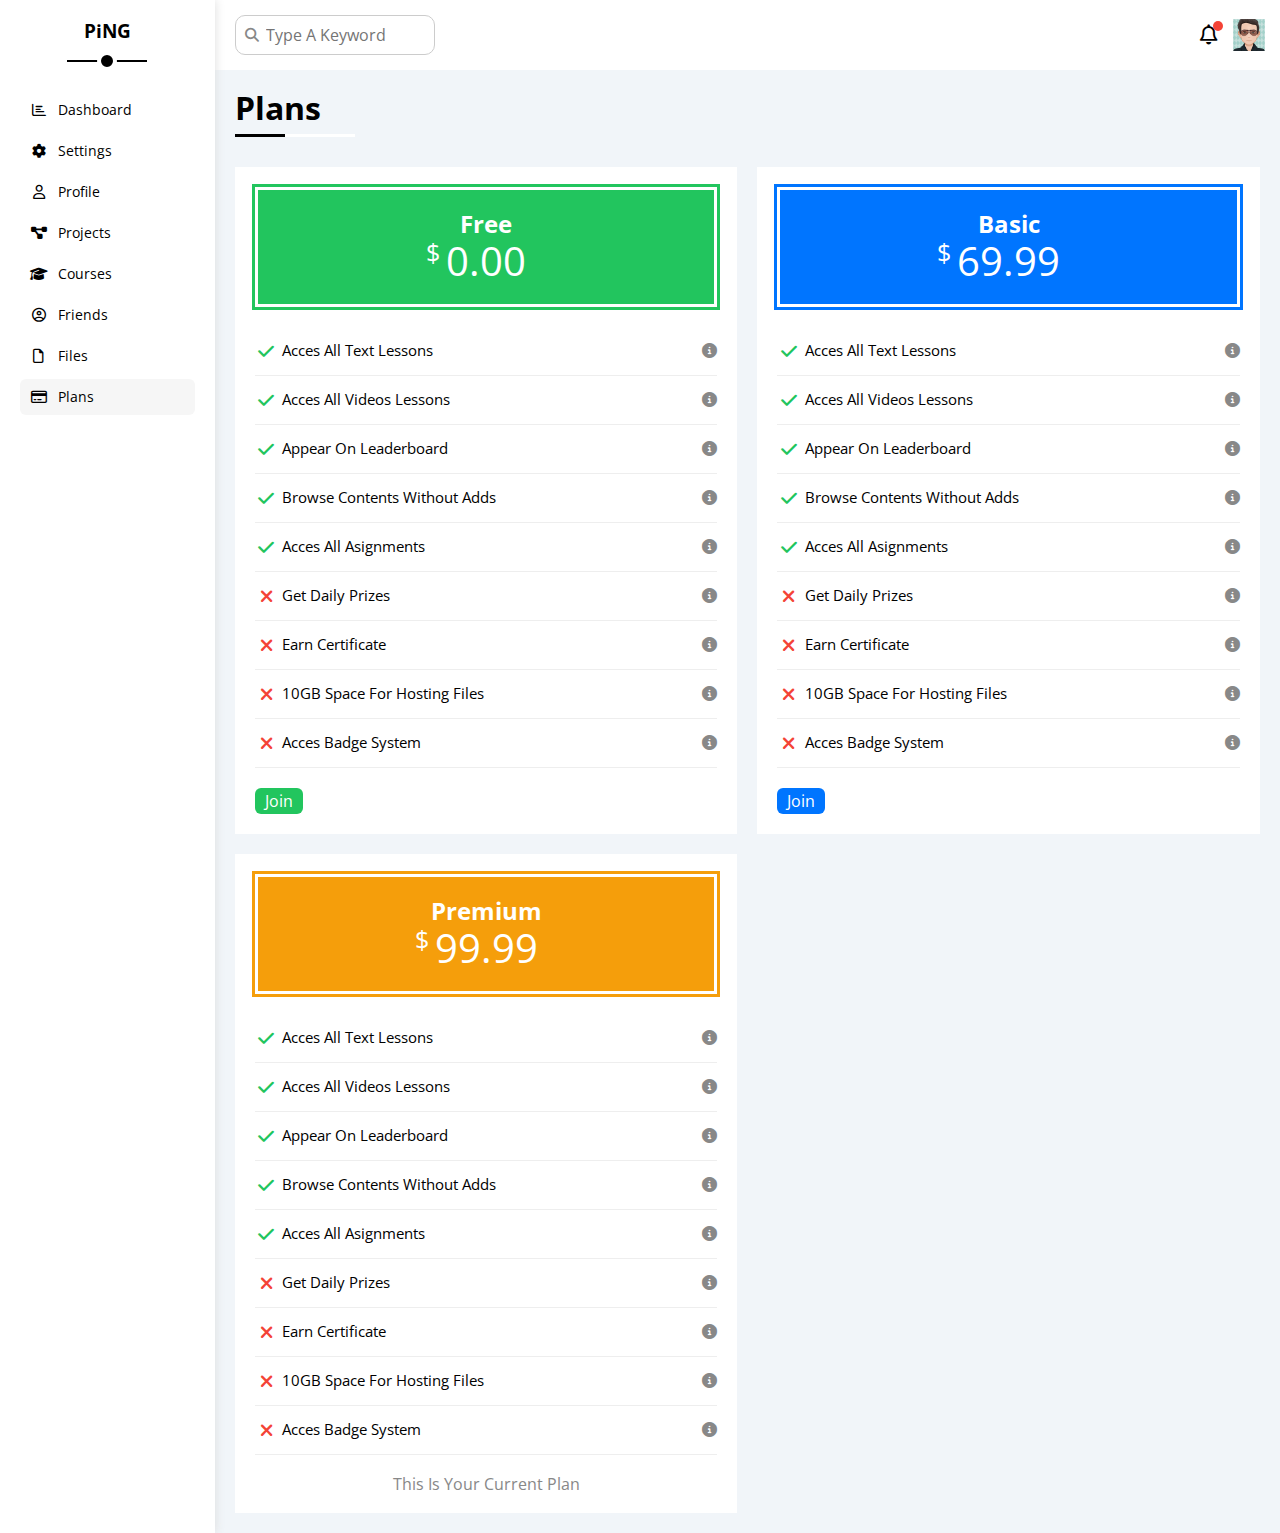
<file: plans.html>
<!DOCTYPE html>
<html lang="en">
<head>
  <meta charset="UTF-8">
  <meta http-equiv="X-UA-Compatible" content="IE=edge">
  <meta name="viewport" content="width=device-width, initial-scale=1.0">
  <link rel="stylesheet" href="CSS/all.min.css">
  <link rel="stylesheet" href="CSS/framework.css">
  <link rel="stylesheet" href="CSS/main.css">
  <link rel="stylesheet" href="CSS/normalize.css">
  <link rel="preconnect" href="https://fonts.googleapis.com">
  <link rel="preconnect" href="https://fonts.gstatic.com" crossorigin>
  <link href="https://fonts.googleapis.com/css2?family=Cairo:wght@300;400;700&family=Open+Sans:ital,wght@0,400;0,700;1,500&display=swap" rel="stylesheet">
  <title>Ping-Esport</title>
</head>
<body>
  <div class="page d-flex">
    <div class="sidebar bg-white p-20 p-relative">
      <h3 class="p-relative txt-c mt-0">PiNG</h3>
      <ul>
        <li>
          <a class="d-flex align-center fs-14 c-black rad-6 p-10" href="index.html">
            <i class="fa-regular fa-chart-bar fa-fw"></i>
            <span>Dashboard</span>
          </a>
        </li>
        <li>
          <a class="d-flex align-center fs-14 c-black rad-6 p-10" href="settings.html">
            <i class="fa-solid fa-gear fa-fw"></i>
            <span>Settings</span>
          </a>
        </li>
        <li>
          <a class="d-flex align-center fs-14 c-black rad-6 p-10" href="profile.html">
            <i class="fa-regular fa-user fa-fw"></i>
            <span>Profile</span>
          </a>
        </li>
        <li>
          <a class="d-flex align-center fs-14 c-black rad-6 p-10" href="projects.html">
            <i class="fa-solid fa-diagram-project fa-fw"></i>
            <span>Projects</span>
          </a>
        </li>
        <li>
          <a class="d-flex align-center fs-14 c-black rad-6 p-10" href="courses.html">
            <i class="fa-solid fa-graduation-cap fa-fw"></i>
            <span>Courses</span>
          </a>
        </li>
        <li>
          <a class="d-flex align-center fs-14 c-black rad-6 p-10" href="friends.html">
            <i class="fa-regular fa-circle-user fa-fw"></i>
            <span>Friends</span>
          </a>
        </li>
        <li>
          <a class="d-flex align-center fs-14 c-black rad-6 p-10" href="files.html">
            <i class="fa-regular fa-file fa-fw"></i>
            <span>Files</span>
          </a>
        </li>
        <li>
          <a class="active d-flex align-center fs-14 c-black rad-6 p-10" href="plans.html">
            <i class="fa-regular fa-credit-card fa-fw"></i>
            <span>Plans</span>
          </a>
        </li>
      </ul>
    </div>
    <div class="content w-full">
      <!-- Start Header -->
      <div class="head bg-white p-15 between-flex">
        <div class="search p-relative">
          <input class=" p-10" type="search" placeholder="Type A Keyword">
        </div>
        <div class="icons d-flex align-center">
          <span class="notification p-relative">
            <i class="fa-regular fa-bell fa-lg"></i>
          </span>
          <img src="images/avatar-01.png" alt="">
        </div>
      </div>
      <!-- End Header -->
      <h1 class="p-relative">Plans</h1>
      <div class="plans-page d-grid m-20 gap-20">
        <div class="plan green bg-white p-20">
          <div class="top bg-green txt-c p-20">
            <h2 class="m-0 c-white">Free</h2>
            <div class="price c-white"><span>$</span>0.00</div>
          </div>
          <ul class="m-0 mt-20">
            <li>
              <i class="fa-solid fa-check fa-fw yes"></i>
              <span>Acces All Text Lessons</span>
              <i class="fa-solid fa-circle-info help"></i>
            </li>
            <li>
              <i class="fa-solid fa-check fa-fw yes"></i>
              <span>Acces All Videos Lessons</span>
              <i class="fa-solid fa-circle-info help"></i>
            </li>
            <li>
              <i class="fa-solid fa-check fa-fw yes"></i>
              <span>Appear On Leaderboard</span>
              <i class="fa-solid fa-circle-info help"></i>
            </li>
            <li>
              <i class="fa-solid fa-check fa-fw yes"></i>
              <span>Browse Contents Without Adds</span>
              <i class="fa-solid fa-circle-info help"></i>
            </li>
            <li>
              <i class="fa-solid fa-check fa-fw yes"></i>
              <span>Acces All Asignments</span>
              <i class="fa-solid fa-circle-info help"></i>
            </li>
            <li>
              <i class="fa-solid fa-xmark fa-fw"></i>
              <span>Get Daily Prizes</span>
              <i class="fa-solid fa-circle-info help"></i>
            </li>
            <li>
              <i class="fa-solid fa-xmark fa-fw"></i>
              <span>Earn Certificate</span>
              <i class="fa-solid fa-circle-info help"></i>
            </li>
            <li>
              <i class="fa-solid fa-xmark fa-fw"></i>
              <span>10GB Space For Hosting Files</span>
              <i class="fa-solid fa-circle-info help"></i>
            </li>
            <li>
              <i class="fa-solid fa-xmark fa-fw"></i>
              <span>Acces Badge System</span>
              <i class="fa-solid fa-circle-info help"></i>
            </li>
          </ul>
          <a href="#" class="btn-shape bg-green c-white d-block w-fit mt-20">Join</a>
        </div>
        <div class="plan blue bg-white p-20">
          <div class="top bg-blue txt-c p-20">
            <h2 class="m-0 c-white">Basic</h2>
            <div class="price c-white"><span>$</span>69.99</div>
          </div>
          <ul class="m-0 mt-20">
            <li>
              <i class="fa-solid fa-check fa-fw yes"></i>
              <span>Acces All Text Lessons</span>
              <i class="fa-solid fa-circle-info help"></i>
            </li>
            <li>
              <i class="fa-solid fa-check fa-fw yes"></i>
              <span>Acces All Videos Lessons</span>
              <i class="fa-solid fa-circle-info help"></i>
            </li>
            <li>
              <i class="fa-solid fa-check fa-fw yes"></i>
              <span>Appear On Leaderboard</span>
              <i class="fa-solid fa-circle-info help"></i>
            </li>
            <li>
              <i class="fa-solid fa-check fa-fw yes"></i>
              <span>Browse Contents Without Adds</span>
              <i class="fa-solid fa-circle-info help"></i>
            </li>
            <li>
              <i class="fa-solid fa-check fa-fw yes"></i>
              <span>Acces All Asignments</span>
              <i class="fa-solid fa-circle-info help"></i>
            </li>
            <li>
              <i class="fa-solid fa-xmark fa-fw"></i>
              <span>Get Daily Prizes</span>
              <i class="fa-solid fa-circle-info help"></i>
            </li>
            <li>
              <i class="fa-solid fa-xmark fa-fw"></i>
              <span>Earn Certificate</span>
              <i class="fa-solid fa-circle-info help"></i>
            </li>
            <li>
              <i class="fa-solid fa-xmark fa-fw"></i>
              <span>10GB Space For Hosting Files</span>
              <i class="fa-solid fa-circle-info help"></i>
            </li>
            <li>
              <i class="fa-solid fa-xmark fa-fw"></i>
              <span>Acces Badge System</span>
              <i class="fa-solid fa-circle-info help"></i>
            </li>
          </ul>
          <a href="#" class="btn-shape bg-blue c-white d-block w-fit mt-20">Join</a>
        </div>
        <div class="plan orange bg-white p-20">
          <div class="top bg-orange txt-c p-20">
            <h2 class="m-0 c-white">Premium</h2>
            <div class="price c-white"><span>$</span>99.99</div>
          </div>
          <ul class="m-0 mt-20">
            <li>
              <i class="fa-solid fa-check fa-fw yes"></i>
              <span>Acces All Text Lessons</span>
              <i class="fa-solid fa-circle-info help"></i>
            </li>
            <li>
              <i class="fa-solid fa-check fa-fw yes"></i>
              <span>Acces All Videos Lessons</span>
              <i class="fa-solid fa-circle-info help"></i>
            </li>
            <li>
              <i class="fa-solid fa-check fa-fw yes"></i>
              <span>Appear On Leaderboard</span>
              <i class="fa-solid fa-circle-info help"></i>
            </li>
            <li>
              <i class="fa-solid fa-check fa-fw yes"></i>
              <span>Browse Contents Without Adds</span>
              <i class="fa-solid fa-circle-info help"></i>
            </li>
            <li>
              <i class="fa-solid fa-check fa-fw yes"></i>
              <span>Acces All Asignments</span>
              <i class="fa-solid fa-circle-info help"></i>
            </li>
            <li>
              <i class="fa-solid fa-xmark fa-fw"></i>
              <span>Get Daily Prizes</span>
              <i class="fa-solid fa-circle-info help"></i>
            </li>
            <li>
              <i class="fa-solid fa-xmark fa-fw"></i>
              <span>Earn Certificate</span>
              <i class="fa-solid fa-circle-info help"></i>
            </li>
            <li>
              <i class="fa-solid fa-xmark fa-fw"></i>
              <span>10GB Space For Hosting Files</span>
              <i class="fa-solid fa-circle-info help"></i>
            </li>
            <li>
              <i class="fa-solid fa-xmark fa-fw"></i>
              <span>Acces Badge System</span>
              <i class="fa-solid fa-circle-info help"></i>
            </li>
          </ul>
          <p class="c-grey m-0 txt-c mt-20">This Is Your Current Plan</p>
        </div>
      </div>
    </div>
  </div>
</body>
</html>
</file>
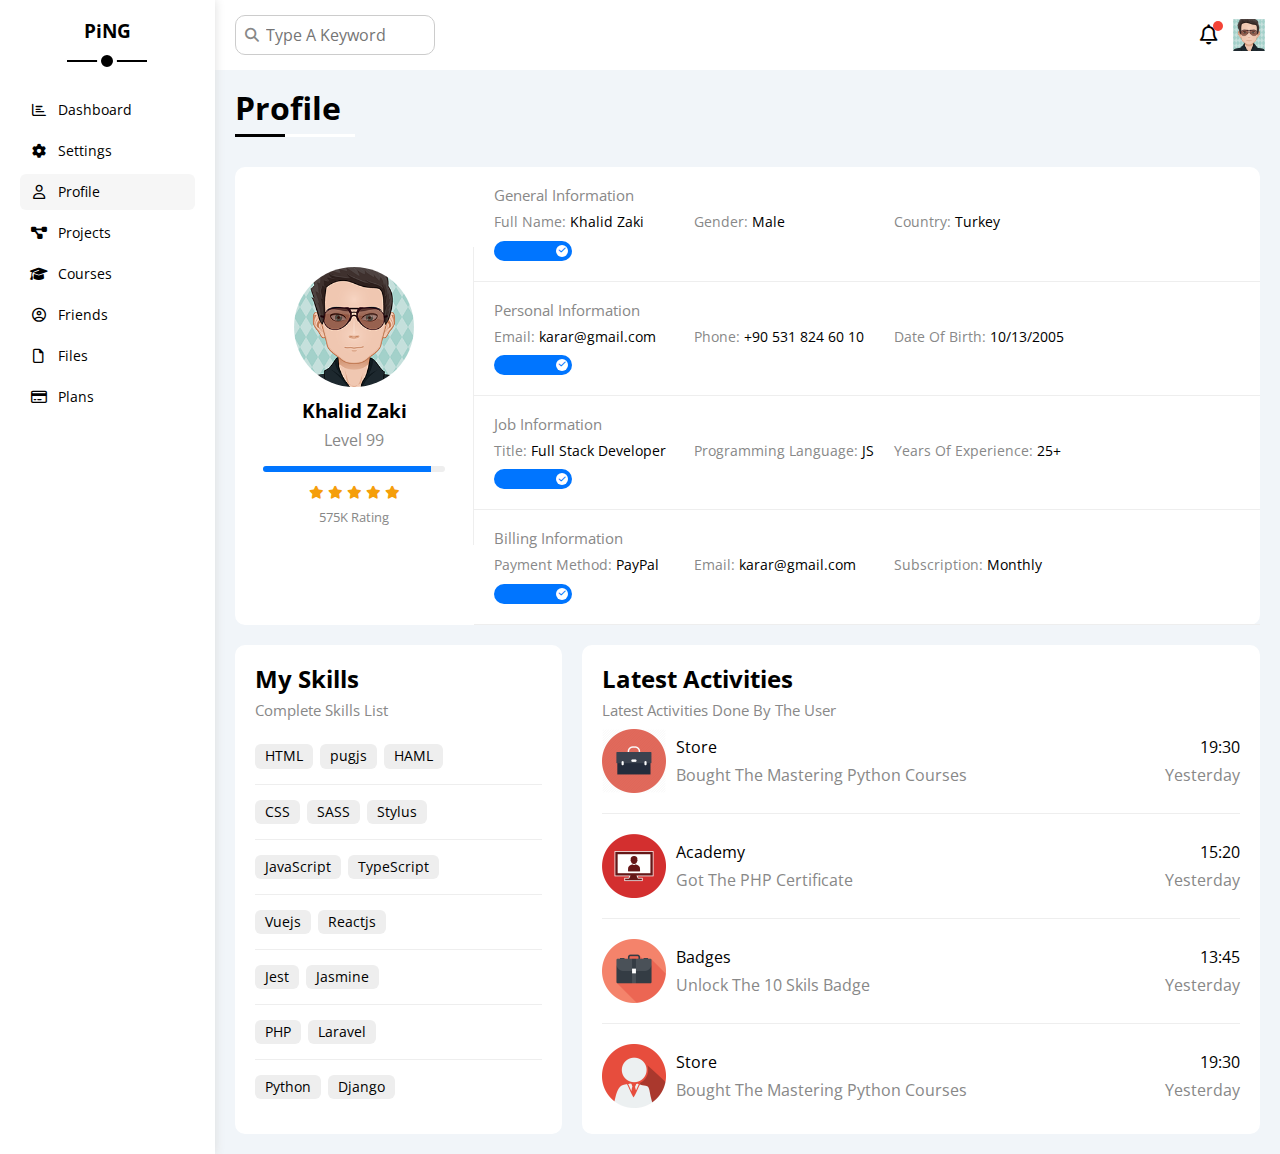
<file: profile.html>
<!DOCTYPE html>
<html lang="en">
<head>
  <meta charset="UTF-8">
  <meta http-equiv="X-UA-Compatible" content="IE=edge">
  <meta name="viewport" content="width=device-width, initial-scale=1.0">
  <link rel="stylesheet" href="CSS/all.min.css">
  <link rel="stylesheet" href="CSS/framework.css">
  <link rel="stylesheet" href="CSS/main.css">
  <link rel="stylesheet" href="CSS/normalize.css">
  <link rel="preconnect" href="https://fonts.googleapis.com">
  <link rel="preconnect" href="https://fonts.gstatic.com" crossorigin>
  <link href="https://fonts.googleapis.com/css2?family=Cairo:wght@300;400;700&family=Open+Sans:ital,wght@0,400;0,700;1,500&display=swap" rel="stylesheet">
  <title>Ping-Esport</title>
</head>
<body>
  <div class="page d-flex">
    <div class="sidebar bg-white p-20 p-relative">
      <h3 class="p-relative txt-c mt-0">PiNG</h3>
      <ul>
        <li>
          <a class="d-flex align-center fs-14 c-black rad-6 p-10" href="index.html">
            <i class="fa-regular fa-chart-bar fa-fw"></i>
            <span>Dashboard</span>
          </a>
        </li>
        <li>
          <a class="d-flex align-center fs-14 c-black rad-6 p-10" href="settings.html">
            <i class="fa-solid fa-gear fa-fw"></i>
            <span>Settings</span>
          </a>
        </li>
        <li>
          <a class="active d-flex align-center fs-14 c-black rad-6 p-10" href="profile.html">
            <i class="fa-regular fa-user fa-fw"></i>
            <span>Profile</span>
          </a>
        </li>
        <li>
          <a class="d-flex align-center fs-14 c-black rad-6 p-10" href="projects.html">
            <i class="fa-solid fa-diagram-project fa-fw"></i>
            <span>Projects</span>
          </a>
        </li>
        <li>
          <a class="d-flex align-center fs-14 c-black rad-6 p-10" href="courses.html">
            <i class="fa-solid fa-graduation-cap fa-fw"></i>
            <span>Courses</span>
          </a>
        </li>
        <li>
          <a class="d-flex align-center fs-14 c-black rad-6 p-10" href="friends.html">
            <i class="fa-regular fa-circle-user fa-fw"></i>
            <span>Friends</span>
          </a>
        </li>
        <li>
          <a class="d-flex align-center fs-14 c-black rad-6 p-10" href="files.html">
            <i class="fa-regular fa-file fa-fw"></i>
            <span>Files</span>
          </a>
        </li>
        <li>
          <a class="d-flex align-center fs-14 c-black rad-6 p-10" href="plans.html">
            <i class="fa-regular fa-credit-card fa-fw"></i>
            <span>Plans</span>
          </a>
        </li>
      </ul>
    </div>
    <div class="content w-full">
      <!-- Start Header -->
      <div class="head bg-white p-15 between-flex">
        <div class="search p-relative">
          <input class=" p-10" type="search" placeholder="Type A Keyword">
        </div>
        <div class="icons d-flex align-center">
          <span class="notification p-relative">
            <i class="fa-regular fa-bell fa-lg"></i>
          </span>
          <img src="images/avatar-01.png" alt="">
        </div>
      </div>
      <!-- End Header -->
      <h1 class="p-relative">Profile</h1>
      <div class="profile-page m-20">
        <div class="overview bg-white rad-10 d-flex align-center">
          <div class="avatar-box txt-c p-20">
            <img class="mb-10 rad-half" src="images/avatar-01.png" alt="">
            <h3 class="m-0">Khalid Zaki</h3>
            <p class="c-grey mt-10">Level 99</p>
            <div class="level rad-6 bg-eee p-relative">
              <span style="width: 92%"></span>
            </div>
            <div class="rating mt-10 mb-10">
              <i class="fa-solid fa-star c-orange fs-13"></i>
              <i class="fa-solid fa-star c-orange fs-13"></i>
              <i class="fa-solid fa-star c-orange fs-13"></i>
              <i class="fa-solid fa-star c-orange fs-13"></i>
              <i class="fa-solid fa-star c-orange fs-13"></i>
            </div>
            <p class="c-grey m-0 fs-13">575K Rating</p>
          </div>
          <div class="info-box w-full txt-c-mobile">
            <!-- Start Info Row -->
            <div class="box p-20 d-flex align-center">
              <h4 class="c-grey fs-15 m-0 w-full">General Information</h4>
              <div class="fs-14">
                <span class="c-grey">Full Name:</span>
                <span>Khalid Zaki</span>
              </div>
              <div class="fs-14">
                <span class="c-grey">Gender:</span>
                <span>Male</span>
              </div>
              <div class="fs-14">
                <span class="c-grey">Country:</span>
                <span>Turkey</span>
              </div>
              <div class="fs-14">
                <label>
                  <input class="toggle-checkbox" type="checkbox" checked>
                  <div class="toggle-switch"></div>
                </label>
              </div>
            </div>
            <div class="box p-20 d-flex align-center">
              <h4 class="c-grey fs-15 m-0 w-full">Personal Information</h4>
              <div class="fs-14">
                <span class="c-grey">Email:</span>
                <span>karar@gmail.com</span>
              </div>
              <div class="fs-14">
                <span class="c-grey">Phone:</span>
                <span>+90 531 824 60 10</span>
              </div>
              <div class="fs-14">
                <span class="c-grey">Date Of Birth:</span>
                <span>10/13/2005</span>
              </div>
              <div class="fs-14">
                <label>
                  <input class="toggle-checkbox" type="checkbox" checked>
                  <div class="toggle-switch"></div>
                </label>
              </div>
            </div>
            <div class="box p-20 d-flex align-center">
              <h4 class="c-grey fs-15 m-0 w-full">Job Information</h4>
              <div class="fs-14">
                <span class="c-grey">Title:</span>
                <span>Full Stack Developer</span>
              </div>
              <div class="fs-14">
                <span class="c-grey">Programming Language:</span>
                <span>JS</span>
              </div>
              <div class="fs-14">
                <span class="c-grey">Years Of Experience:</span>
                <span>25+</span>
              </div>
              <div class="fs-14">
                <label>
                  <input class="toggle-checkbox" type="checkbox" checked>
                  <div class="toggle-switch"></div>
                </label>
              </div>
            </div>
            <div class="box p-20 d-flex align-center">
              <h4 class="c-grey fs-15 m-0 w-full">Billing Information</h4>
              <div class="fs-14">
                <span class="c-grey">Payment Method:</span>
                <span>PayPal</span>
              </div>
              <div class="fs-14">
                <span class="c-grey">Email:</span>
                <span>karar@gmail.com</span>
              </div>
              <div class="fs-14">
                <span class="c-grey">Subscription:</span>
                <span>Monthly</span>
              </div>
              <div class="fs-14">
                <label>
                  <input class="toggle-checkbox" type="checkbox" checked>
                  <div class="toggle-switch"></div>
                </label>
              </div>
            </div>
          </div>
        </div>
        <!-- Start Other Data -->
        <div class="other-data d-flex gap-20">
          <div class="skills-card p-20 bg-white rad-10 mt-20">
            <h2 class="mt-0 mb-10">My Skills</h2>
            <p class="mt-0 mb-10 c-grey fs-15">Complete Skills List</p>
            <ul class="m-0 txt-c-mobile">
              <li><span>HTML</span><span>pugjs</span><span>HAML</span></li>
              <li><span>CSS</span><span>SASS</span><span>Stylus</span></li>
              <li><span>JavaScript</span><span>TypeScript</span></li>
              <li><span>Vuejs</span><span>Reactjs</span></li>
              <li><span>Jest</span><span>Jasmine</span></li>
              <li><span>PHP</span><span>Laravel</span></li>
              <li><span>Python</span><span>Django</span></li>
            </ul>
          </div>
          <div class="activities p-20 bg-white rad-10 mt-20">
            <h2 class="mt-0 mb-10">Latest Activities</h2>
            <p class="mt-0 mb-10 c-grey fs-15">Latest Activities Done By The User</p>
            <div class="activity d-flex align-center txt-c-mobile">
              <img src="images/activitie2.png" alt="">
              <div class="info">
                <span class="d-block mb-10">Store</span>
                <span class="c-grey">Bought The Mastering Python Courses</span>
              </div>
              <div class="date">
                <span class="d-block mb-10">19:30</span>
                <span class="c-grey">Yesterday</span>
              </div>
            </div>
            <div class="activity d-flex align-center txt-c-mobile">
              <img src="images/activitie.png" alt="">
              <div class="info">
                <span class="d-block mb-10">Academy</span>
                <span class="c-grey">Got The PHP Certificate</span>
              </div>
              <div class="date">
                <span class="d-block mb-10">15:20</span>
                <span class="c-grey">Yesterday</span>
              </div>
            </div>
            <div class="activity d-flex align-center txt-c-mobile">
              <img src="images/activitie3.png" alt="">
              <div class="info">
                <span class="d-block mb-10">Badges</span>
                <span class="c-grey">Unlock The 10 Skils Badge</span>
              </div>
              <div class="date">
                <span class="d-block mb-10">13:45</span>
                <span class="c-grey">Yesterday</span>
              </div>
            </div>
            <div class="activity d-flex align-center txt-c-mobile">
              <img src="images/avataar.png" alt="">
              <div class="info">
                <span class="d-block mb-10">Store</span>
                <span class="c-grey">Bought The Mastering Python Courses</span>
              </div>
              <div class="date">
                <span class="d-block mb-10">19:30</span>
                <span class="c-grey">Yesterday</span>
              </div>
            </div>
          </div>
        </div>
        <!-- End Other Data -->
      </div>
    </div>
  </div>
</body>
</html>
</file>
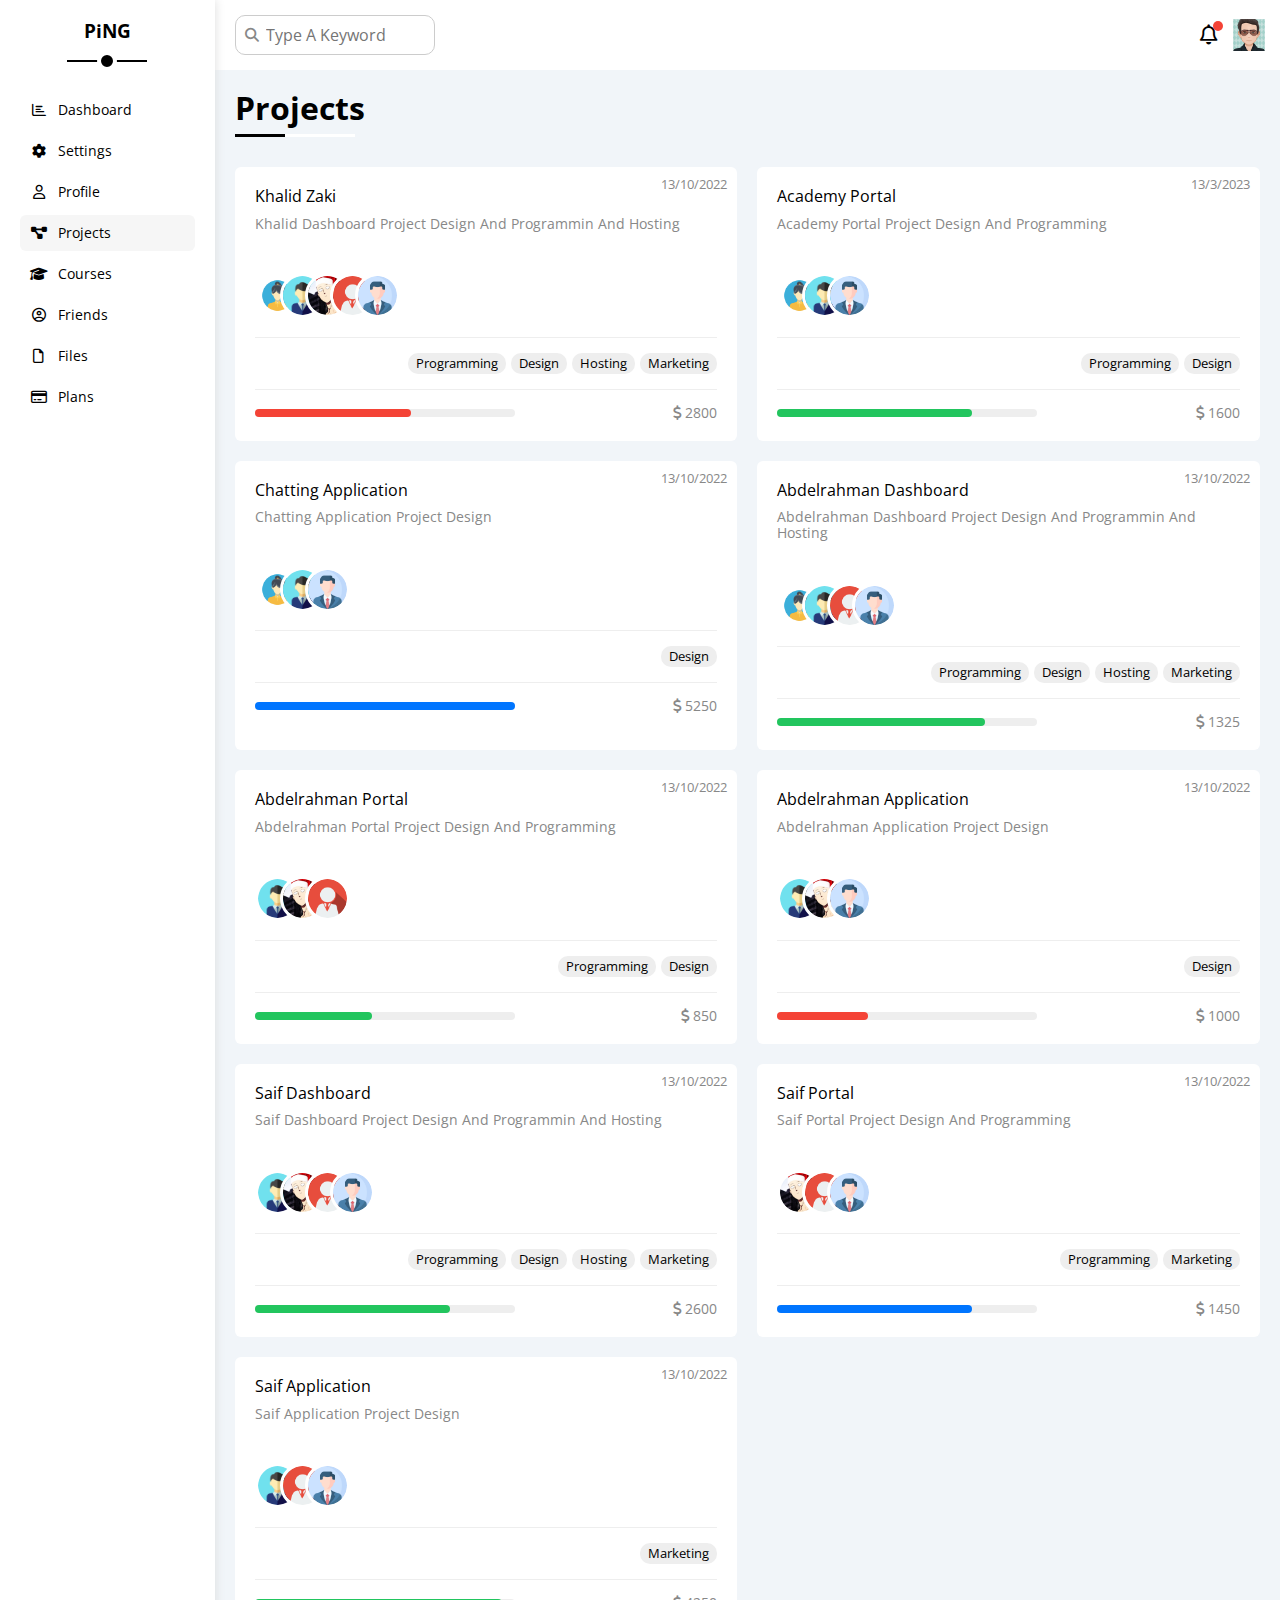
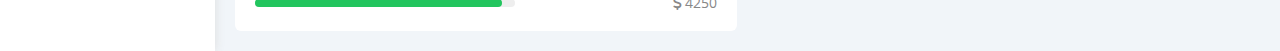
<file: projects.html>
<!DOCTYPE html>
<html lang="en">
<head>
  <meta charset="UTF-8">
  <meta http-equiv="X-UA-Compatible" content="IE=edge">
  <meta name="viewport" content="width=device-width, initial-scale=1.0">
  <link rel="stylesheet" href="CSS/all.min.css">
  <link rel="stylesheet" href="CSS/framework.css">
  <link rel="stylesheet" href="CSS/main.css">
  <link rel="stylesheet" href="CSS/normalize.css">
  <link rel="preconnect" href="https://fonts.googleapis.com">
  <link rel="preconnect" href="https://fonts.gstatic.com" crossorigin>
  <link href="https://fonts.googleapis.com/css2?family=Cairo:wght@300;400;700&family=Open+Sans:ital,wght@0,400;0,700;1,500&display=swap" rel="stylesheet">
  <title>Ping-Esport</title>
</head>
<body>
  <div class="page d-flex">
    <div class="sidebar bg-white p-20 p-relative">
      <h3 class="p-relative txt-c mt-0">PiNG</h3>
      <ul>
        <li>
          <a class="d-flex align-center fs-14 c-black rad-6 p-10" href="index.html">
            <i class="fa-regular fa-chart-bar fa-fw"></i>
            <span>Dashboard</span>
          </a>
        </li>
        <li>
          <a class="d-flex align-center fs-14 c-black rad-6 p-10" href="settings.html">
            <i class="fa-solid fa-gear fa-fw"></i>
            <span>Settings</span>
          </a>
        </li>
        <li>
          <a class="d-flex align-center fs-14 c-black rad-6 p-10" href="profile.html">
            <i class="fa-regular fa-user fa-fw"></i>
            <span>Profile</span>
          </a>
        </li>
        <li>
          <a class="active d-flex align-center fs-14 c-black rad-6 p-10" href="projects.html">
            <i class="fa-solid fa-diagram-project fa-fw"></i>
            <span>Projects</span>
          </a>
        </li>
        <li>
          <a class="d-flex align-center fs-14 c-black rad-6 p-10" href="courses.html">
            <i class="fa-solid fa-graduation-cap fa-fw"></i>
            <span>Courses</span>
          </a>
        </li>
        <li>
          <a class="d-flex align-center fs-14 c-black rad-6 p-10" href="friends.html">
            <i class="fa-regular fa-circle-user fa-fw"></i>
            <span>Friends</span>
          </a>
        </li>
        <li>
          <a class="d-flex align-center fs-14 c-black rad-6 p-10" href="files.html">
            <i class="fa-regular fa-file fa-fw"></i>
            <span>Files</span>
          </a>
        </li>
        <li>
          <a class="d-flex align-center fs-14 c-black rad-6 p-10" href="plans.html">
            <i class="fa-regular fa-credit-card fa-fw"></i>
            <span>Plans</span>
          </a>
        </li>
      </ul>
    </div>
    <div class="content w-full">
      <!-- Start Header -->
      <div class="head bg-white p-15 between-flex">
        <div class="search p-relative">
          <input class=" p-10" type="search" placeholder="Type A Keyword">
        </div>
        <div class="icons d-flex align-center">
          <span class="notification p-relative">
            <i class="fa-regular fa-bell fa-lg"></i>
          </span>
          <img src="images/avatar-01.png" alt="">
        </div>
      </div>
      <!-- End Header -->
      <h1 class="p-relative">Projects</h1>
      <div class="project-page d-grid m-20 gap-20">
        <div class="project bg-white p-20 rad-6 p-relative">
          <span class="date fs-13 c-grey">13/10/2022</span>
          <h4 class="m-0">Khalid Zaki</h4>
          <p class="c-grey mt-10 mb-10 fs-14">Khalid Dashboard Project Design And Programmin And Hosting</p>
          <div class="team">
            <a href="#"><img src="images/afatar.png" alt=""></a>
            <a href="#"><img src="images/agatar.png" alt=""></a>
            <a href="#"><img src="images/avataaaran.png" alt=""></a>
            <a href="#"><img src="images/avataar.png" alt=""></a>
            <a href="#"><img src="images/profileavatar.png" alt=""></a>
          </div>
          <div class="do d-flex">
            <span class="fs-13 rad-10 bg-eee">Programming</span>
            <span class="fs-13 rad-10 bg-eee">Design</span>
            <span class="fs-13 rad-10 bg-eee">Hosting</span>
            <span class="fs-13 rad-10 bg-eee">Marketing</span>
          </div>
          <div class="info between-flex">
            <div class="prog bg-eee">
              <span class="bg-red" style="width: 60%"></span>
            </div>
            <div class="fs-14 c-grey">
              <i class="fa-solid fa-dollar-sign"></i>
              2800
            </div>
          </div>
        </div>
        <div class="project bg-white p-20 rad-6 p-relative">
          <span class="date fs-13 c-grey">13/3/2023</span>
          <h4 class="m-0">Academy Portal</h4>
          <p class="c-grey mt-10 mb-10 fs-14">Academy Portal Project Design And Programming</p>
          <div class="team">
            <a href="#"><img src="images/afatar.png" alt=""></a>
            <a href="#"><img src="images/agatar.png" alt=""></a>
            <a href="#"><img src="images/profileavatar.png" alt=""></a>
          </div>
          <div class="do d-flex">
            <span class="fs-13 rad-10 bg-eee">Programming</span>
            <span class="fs-13 rad-10 bg-eee">Design</span>
          </div>
          <div class="info between-flex">
            <div class="prog bg-eee">
              <span class="bg-green" style="width: 75%"></span>
            </div>
            <div class="fs-14 c-grey">
              <i class="fa-solid fa-dollar-sign"></i>
              1600
            </div>
          </div>
        </div>
        <div class="project bg-white p-20 rad-6 p-relative">
          <span class="date fs-13 c-grey">13/10/2022</span>
          <h4 class="m-0">Chatting Application</h4>
          <p class="c-grey mt-10 mb-10 fs-14">Chatting Application Project Design</p>
          <div class="team">
            <a href="#"><img src="images/afatar.png" alt=""></a>
            <a href="#"><img src="images/agatar.png" alt=""></a>
            <a href="#"><img src="images/profileavatar.png" alt=""></a>
          </div>
          <div class="do d-flex">
            <span class="fs-13 rad-10 bg-eee">Design</span>
          </div>
          <div class="info between-flex">
            <div class="prog bg-eee">
              <span class="bg-blue" style="width: 100%"></span>
            </div>
            <div class="fs-14 c-grey">
              <i class="fa-solid fa-dollar-sign"></i>
              5250
            </div>
          </div>
        </div>
        <div class="project bg-white p-20 rad-6 p-relative">
          <span class="date fs-13 c-grey">13/10/2022</span>
          <h4 class="m-0">Abdelrahman Dashboard</h4>
          <p class="c-grey mt-10 mb-10 fs-14">Abdelrahman Dashboard Project Design And Programmin And Hosting</p>
          <div class="team">
            <a href="#"><img src="images/afatar.png" alt=""></a>
            <a href="#"><img src="images/agatar.png" alt=""></a>
            <a href="#"><img src="images/avataar.png" alt=""></a>
            <a href="#"><img src="images/profileavatar.png" alt=""></a>
          </div>
          <div class="do d-flex">
            <span class="fs-13 rad-10 bg-eee">Programming</span>
            <span class="fs-13 rad-10 bg-eee">Design</span>
            <span class="fs-13 rad-10 bg-eee">Hosting</span>
            <span class="fs-13 rad-10 bg-eee">Marketing</span>
          </div>
          <div class="info between-flex">
            <div class="prog bg-eee">
              <span class="bg-green" style="width: 80%"></span>
            </div>
            <div class="fs-14 c-grey">
              <i class="fa-solid fa-dollar-sign"></i>
              1325
            </div>
          </div>
        </div>
        <div class="project bg-white p-20 rad-6 p-relative">
          <span class="date fs-13 c-grey">13/10/2022</span>
          <h4 class="m-0">Abdelrahman Portal</h4>
          <p class="c-grey mt-10 mb-10 fs-14">Abdelrahman Portal Project Design And Programming</p>
          <div class="team">
            <a href="#"><img src="images/agatar.png" alt=""></a>
            <a href="#"><img src="images/avataaaran.png" alt=""></a>
            <a href="#"><img src="images/avataar.png" alt=""></a>
          </div>
          <div class="do d-flex">
            <span class="fs-13 rad-10 bg-eee">Programming</span>
            <span class="fs-13 rad-10 bg-eee">Design</span>
          </div>
          <div class="info between-flex">
            <div class="prog bg-eee">
              <span class="bg-green" style="width: 45%"></span>
            </div>
            <div class="fs-14 c-grey">
              <i class="fa-solid fa-dollar-sign"></i>
              850
            </div>
          </div>
        </div>
        <div class="project bg-white p-20 rad-6 p-relative">
          <span class="date fs-13 c-grey">13/10/2022</span>
          <h4 class="m-0">Abdelrahman Application</h4>
          <p class="c-grey mt-10 mb-10 fs-14">Abdelrahman Application Project Design</p>
          <div class="team">
            <a href="#"><img src="images/agatar.png" alt=""></a>
            <a href="#"><img src="images/avataaaran.png" alt=""></a>
            <a href="#"><img src="images/profileavatar.png" alt=""></a>
          </div>
          <div class="do d-flex">
            <span class="fs-13 rad-10 bg-eee">Design</span>
          </div>
          <div class="info between-flex">
            <div class="prog bg-eee">
              <span class="bg-red" style="width: 35%"></span>
            </div>
            <div class="fs-14 c-grey">
              <i class="fa-solid fa-dollar-sign"></i>
              1000
            </div>
          </div>
        </div>
        <div class="project bg-white p-20 rad-6 p-relative">
          <span class="date fs-13 c-grey">13/10/2022</span>
          <h4 class="m-0">Saif Dashboard</h4>
          <p class="c-grey mt-10 mb-10 fs-14">Saif Dashboard Project Design And Programmin And Hosting</p>
          <div class="team">
            <a href="#"><img src="images/agatar.png" alt=""></a>
            <a href="#"><img src="images/avataaaran.png" alt=""></a>
            <a href="#"><img src="images/avataar.png" alt=""></a>
            <a href="#"><img src="images/profileavatar.png" alt=""></a>
          </div>
          <div class="do d-flex">
            <span class="fs-13 rad-10 bg-eee">Programming</span>
            <span class="fs-13 rad-10 bg-eee">Design</span>
            <span class="fs-13 rad-10 bg-eee">Hosting</span>
            <span class="fs-13 rad-10 bg-eee">Marketing</span>
          </div>
          <div class="info between-flex">
            <div class="prog bg-eee">
              <span class="bg-green" style="width: 75%"></span>
            </div>
            <div class="fs-14 c-grey">
              <i class="fa-solid fa-dollar-sign"></i>
              2600
            </div>
          </div>
        </div>
        <div class="project bg-white p-20 rad-6 p-relative">
          <span class="date fs-13 c-grey">13/10/2022</span>
          <h4 class="m-0">Saif Portal</h4>
          <p class="c-grey mt-10 mb-10 fs-14">Saif Portal Project Design And Programming</p>
          <div class="team">
            <a href="#"><img src="images/avataaaran.png" alt=""></a>
            <a href="#"><img src="images/avataar.png" alt=""></a>
            <a href="#"><img src="images/profileavatar.png" alt=""></a>
          </div>
          <div class="do d-flex">
            <span class="fs-13 rad-10 bg-eee">Programming</span>
            <span class="fs-13 rad-10 bg-eee">Marketing</span>
          </div>
          <div class="info between-flex">
            <div class="prog bg-eee">
              <span class="bg-blue" style="width: 75%"></span>
            </div>
            <div class="fs-14 c-grey">
              <i class="fa-solid fa-dollar-sign"></i>
              1450
            </div>
          </div>
        </div>
        <div class="project bg-white p-20 rad-6 p-relative">
          <span class="date fs-13 c-grey">13/10/2022</span>
          <h4 class="m-0">Saif Application</h4>
          <p class="c-grey mt-10 mb-10 fs-14">Saif Application Project Design</p>
          <div class="team">
            <a href="#"><img src="images/agatar.png" alt=""></a>
            <a href="#"><img src="images/avataar.png" alt=""></a>
            <a href="#"><img src="images/profileavatar.png" alt=""></a>
          </div>
          <div class="do d-flex">
            <span class="fs-13 rad-10 bg-eee">Marketing</span>
          </div>
          <div class="info between-flex">
            <div class="prog bg-eee">
              <span class="bg-green" style="width: 95%"></span>
            </div>
            <div class="fs-14 c-grey">
              <i class="fa-solid fa-dollar-sign"></i>
              4250
            </div>
          </div>
        </div>
      </div>
    </div>
  </div>
</body>
</html>
</file>
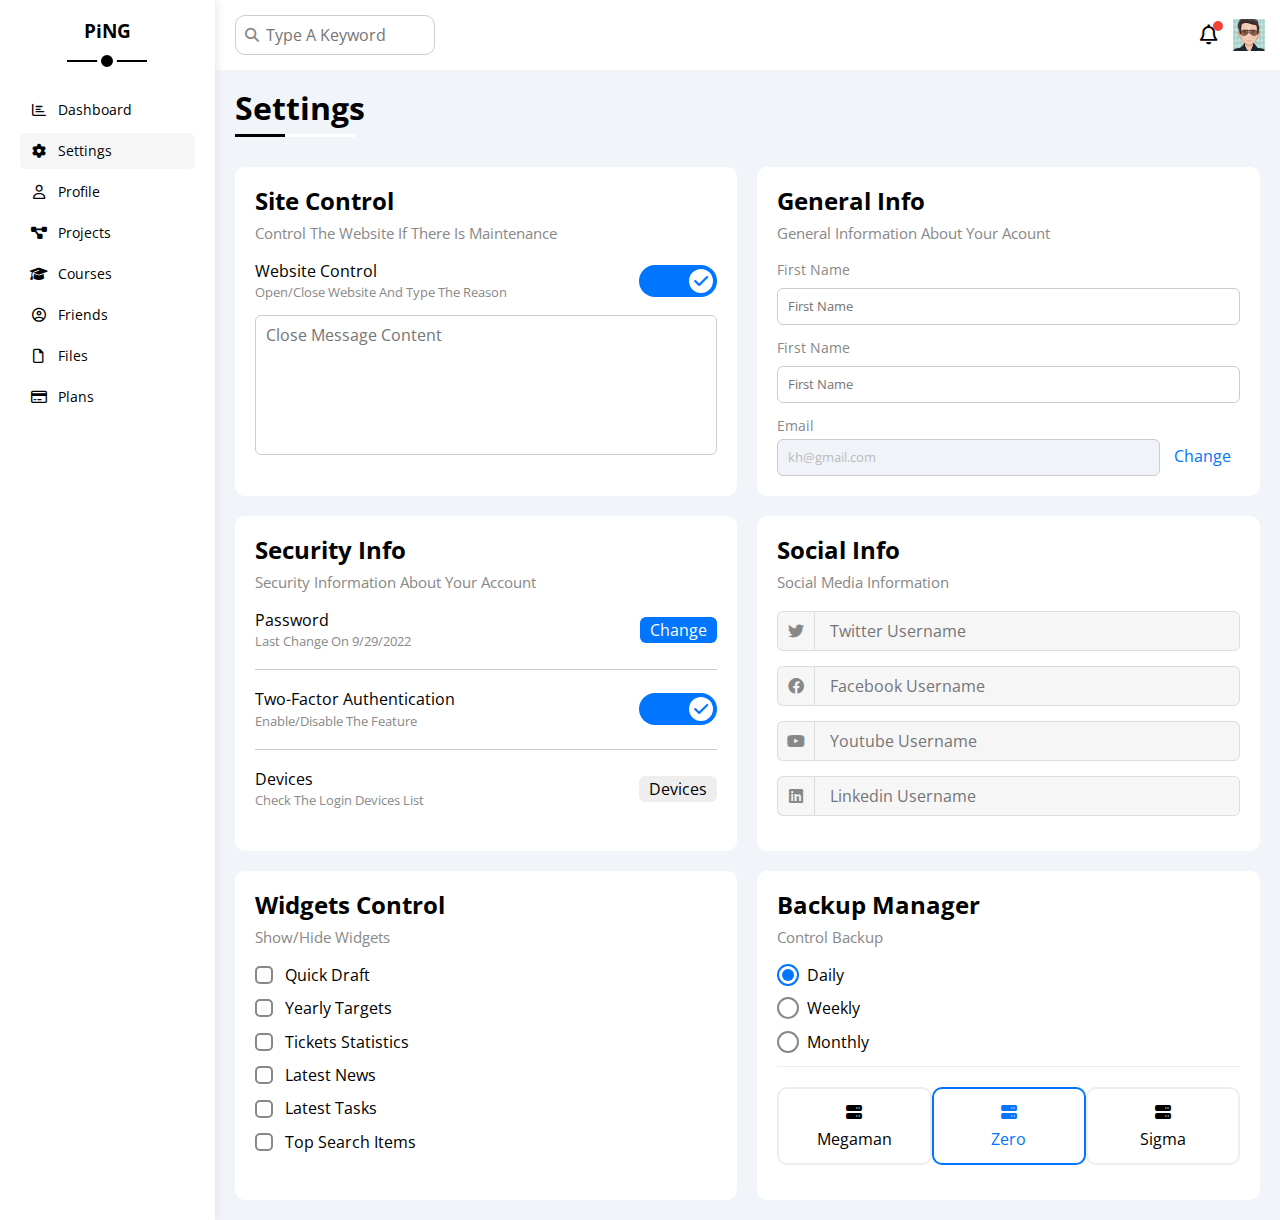
<file: settings.html>
<!DOCTYPE html>
<html lang="en">
<head>
  <meta charset="UTF-8">
  <meta http-equiv="X-UA-Compatible" content="IE=edge">
  <meta name="viewport" content="width=device-width, initial-scale=1.0">
  <link rel="stylesheet" href="CSS/all.min.css">
  <link rel="stylesheet" href="CSS/framework.css">
  <link rel="stylesheet" href="CSS/main.css">
  <link rel="stylesheet" href="CSS/normalize.css">
  <link rel="preconnect" href="https://fonts.googleapis.com">
  <link rel="preconnect" href="https://fonts.gstatic.com" crossorigin>
  <link href="https://fonts.googleapis.com/css2?family=Cairo:wght@300;400;700&family=Open+Sans:ital,wght@0,400;0,700;1,500&display=swap" rel="stylesheet">
  <title>Pin-Esport</title>
</head>
<body>
  <div class="page d-flex">
    <div class="sidebar bg-white p-20 p-relative">
      <h3 class="p-relative txt-c mt-0">PiNG</h3>
      <ul>
        <li>
          <a class="d-flex align-center fs-14 c-black rad-6 p-10" href="index.html">
            <i class="fa-regular fa-chart-bar fa-fw"></i>
            <span>Dashboard</span>
          </a>
        </li>
        <li>
          <a class="active d-flex align-center fs-14 c-black rad-6 p-10" href="settings.html">
            <i class="fa-solid fa-gear fa-fw"></i>
            <span>Settings</span>
          </a>
        </li>
        <li>
          <a class="d-flex align-center fs-14 c-black rad-6 p-10" href="profile.html">
            <i class="fa-regular fa-user fa-fw"></i>
            <span>Profile</span>
          </a>
        </li>
        <li>
          <a class="d-flex align-center fs-14 c-black rad-6 p-10" href="projects.html">
            <i class="fa-solid fa-diagram-project fa-fw"></i>
            <span>Projects</span>
          </a>
        </li>
        <li>
          <a class="d-flex align-center fs-14 c-black rad-6 p-10" href="courses.html">
            <i class="fa-solid fa-graduation-cap fa-fw"></i>
            <span>Courses</span>
          </a>
        </li>
        <li>
          <a class="d-flex align-center fs-14 c-black rad-6 p-10" href="friends.html">
            <i class="fa-regular fa-circle-user fa-fw"></i>
            <span>Friends</span>
          </a>
        </li>
        <li>
          <a class="d-flex align-center fs-14 c-black rad-6 p-10" href="files.html">
            <i class="fa-regular fa-file fa-fw"></i>
            <span>Files</span>
          </a>
        </li>
        <li>
          <a class="d-flex align-center fs-14 c-black rad-6 p-10" href="plans.html">
            <i class="fa-regular fa-credit-card fa-fw"></i>
            <span>Plans</span>
          </a>
        </li>
      </ul>
    </div>
    <div class="content w-full">
      <!-- Start Header -->
      <div class="head bg-white p-15 between-flex">
        <div class="search p-relative">
          <input class=" p-10" type="search" placeholder="Type A Keyword">
        </div>
        <div class="icons d-flex align-center">
          <span class="notification p-relative">
            <i class="fa-regular fa-bell fa-lg"></i>
          </span>
          <img src="images/avatar-01.png" alt="">
        </div>
      </div>
      <!-- Start Header -->
      <h1 class="p-relative">Settings</h1>
      <div class="settings-page m-20 d-grid gap-20">
        <!-- Start Settings Box -->
        <div class="p-20 bg-white rad-10">
          <h2 class="mt-0 mb-10">Site Control</h2>
          <p class="mt-0 mb-20 c-grey fs-15">Control The Website If There Is Maintenance</p>
          <div class="mb-15 between-flex">
            <div>
              <span>Website Control</span>
              <p class="c-grey mt-5 mb-0 fs-13">Open/Close Website And Type The Reason</p>
            </div>
            <div>
            <!-- CheckBox -->
              <label>
                <input class="toggle-checkbox" type="checkbox" checked>
                <div class="toggle-switch"></div>
              </label>
            <!-- CheckBox -->
            </div>
          </div>
          <textarea class="close-message b-none p-10 rad-6 d-block w-full" placeholder="Close Message Content"></textarea>
        </div>
        <!-- End Settings Box -->
        <!-- Start Settings Box -->
        <div class="p-20 bg-white rad-10">
          <h2 class="mt-0 mb-10">General Info</h2>
          <p class="mt-0 mb-20 c-grey fs-15">General Information About Your Acount</p>
          <div class="mb-15">
            <label class="fs-14 c-grey d-block mb-10" for="first">First Name</label>
            <input 
            class="border-ccc p-10 rad-6 d-block w-full fs-13" 
            type="text" 
            id="first" 
            placeholder="First Name">
          </div>
          <div class="mb-15">
            <label class="fs-14 c-grey d-block mb-10" for="first">First Name</label>
            <input 
            class="border-ccc p-10 rad-6 d-block w-full fs-13" 
            type="text" 
            id="first" 
            placeholder="First Name">
          </div>
          <div>
            <label class="fs-14 c-grey d-block mb-5" for="email">Email</label>
            <input 
            class="email border-ccc p-10 rad-6 d-block w-full fs-13 mr-10" 
            type="email" 
            id="email" 
            value="kh@gmail.com"
            disabled />
            <a class="c-blue" href="#">Change</a>
          </div>
        </div>
        <!-- End Settings Box -->
        <!-- Start Settings Box -->
        <div class="p-20 bg-white rad-10">
          <h2 class="mt-0 mb-10">Security Info</h2>
          <p class="mt-0 mb-20 c-grey fs-15">Security Information About Your Account</p>
          <div class="sec-box mb-20 between-flex">
            <div>
              <span>Password</span>
              <p class="c-grey mt-5 mb-0 fs-13">Last Change On 9/29/2022</p>
            </div>
            <a class="button bg-blue c-white btn-shape" href="#">Change</a>
          </div>
          <div class="the2 sec-box mb-20 between-flex">
            <div>
              <span>Two-Factor Authentication</span>
              <p class="c-grey mt-5 mb-0 fs-13">Enable/Disable The Feature</p>
            </div>
            <label>
              <input class="toggle-checkbox" type="checkbox" checked>
              <div class="toggle-switch"></div>
            </label>
          </div>
          <div class="sec-box mb-15 between-flex">
            <div>
              <span>Devices</span>
              <p class="c-grey mt-5 mb-0 fs-13">Check The Login Devices List</p>
            </div>
            <a class="bg-eee c-black btn-shape" href="#">Devices</a>
          </div>
        </div>
        <!-- End Settings Box -->
        <!-- Start Settings Box -->
        <div class="social-boxes p-20 bg-white rad-10">
          <h2 class="mt-0 mb-10">Social Info</h2>
          <p class="mt-0 mb-20 c-grey fs-15">Social Media Information</p>
          <div class="d-flex align-center mb-15">
            <i class="fa-brands fa-twitter center-flex c-grey"></i>
            <input class="w-full" type="text" placeholder="Twitter Username">
          </div>
          <div class="d-flex align-center mb-15">
            <i class="fa-brands fa-facebook center-flex c-grey"></i>
            <input class="w-full" type="text" placeholder="Facebook Username">
          </div>
          <div class="d-flex align-center mb-15">
            <i class="fa-brands fa-youtube center-flex c-grey"></i>
            <input class="w-full" type="text" placeholder="Youtube Username">
          </div>
          <div class="d-flex align-center mb-15">
            <i class="fa-brands fa-linkedin center-flex c-grey"></i>
            <input class="w-full" type="text" placeholder="Linkedin Username">
          </div>
        </div>
        <!-- End Settings Box -->
        <!-- Start Settings Box -->
        <div class="widgets-control p-20 bg-white rad-10">
          <h2 class="mt-0 mb-10">Widgets Control</h2>
          <p class="mt-0 mb-20 c-grey fs-15">Show/Hide Widgets</p>
          <div class="control d-flex align-center mb-15">
            <input type="checkbox" id="one">
            <label for="one">Quick Draft</label>
          </div>
          <div class="control d-flex align-center mb-15">
            <input type="checkbox" id="two">
            <label for="two">Yearly Targets</label>
          </div>
          <div class="control d-flex align-center mb-15">
            <input type="checkbox" id="three">
            <label for="three">Tickets Statistics</label>
          </div>
          <div class="control d-flex align-center mb-15">
            <input type="checkbox" id="four">
            <label for="four">Latest News</label>
          </div>
          <div class="control d-flex align-center mb-15">
            <input type="checkbox" id="five">
            <label for="five">Latest Tasks</label>
          </div>
          <div class="control d-flex align-center mb-15">
            <input type="checkbox" id="six">
            <label for="one">Top Search Items</label>
          </div>
        </div>
        <!-- End Settings Box -->
        <!-- Start Settings Box -->
        <div class="backup-control p-20 bg-white rad-10">
          <h2 class="mt-0 mb-10">Backup Manager</h2>
          <p class="mt-0 mb-20 c-grey fs-15">Control Backup</p>
          <div class="date d-flex align-center mb-15">
            <input type="radio" name="time" id="daily" checked>
            <label for="daily">Daily</label>
          </div>
          <div class="date d-flex align-center mb-15">
            <input type="radio" name="time" id="weekly">
            <label for="weekly">Weekly</label>
          </div>
          <div class="date d-flex align-center mb-15">
            <input type="radio" name="time" id="monthly">
            <label for="monthly">Monthly</label>
          </div>
          <div class="servers d-flex align-center txt-c">
            <input type="radio" name="servers" id="server-one">
            <div class="server mb-15 rad-10 w-full">
              <label class="d-block m-15" for="server-one">
                <i class="fa-solid fa-server d-block mb-10"></i>
                Megaman
              </label>
            </div>
            <input type="radio" name="servers" id="server-two" checked>
            <div class="server mb-15 rad-10 w-full">
              <label class="d-block m-15" for="server-two">
                <i class="fa-solid fa-server d-block mb-10"></i>
                Zero
              </label>
            </div>
            <input type="radio" name="servers" id="server-three">
            <div class="server mb-15 rad-10 w-full">
              <label class="d-block m-15" for="server-three">
                <i class="fa-solid fa-server d-block mb-10"></i>
                Sigma
              </label>
            </div>
          </div>
        </div>
        <!-- End Settings Box -->
      </div>
    </div>
  </div>
</body>
</html>
</file>
<file: CSS/framework.css>
:root {
  --blue-color: #0075ff;
  --blue-alt-color: #0d69d5;
  --orange-color: #f59e0b;
  --green-color: #22c55e;
  --red-color: #f44336;
  --grey-color: #888;
}

/* Start Box */

.d-flex {
  display: flex;
}

.align-center {
  align-items: center;
}

.space-between {
  justify-content: space-between;
}

.d-grid {
  display: grid;
}

.gap-20 {
  gap: 20px;
}

.d-block {
  display: block;
}

.h-full {
  height: 100%;
}

.h-100 {
  height: 100px;
}
.h-full {
  height: 100%;
}

.w-full {
  width: 100%;
}

.w-100 {
  width: 100px;
}

.w-fit {
  width: fit-content;
}

.wrap {
  flex-wrap: wrap;
}

/* End Box */

/* Start padding + margin */

.p-10 {
  padding: 10px;
}

.p-15 {
  padding: 15px;
}

.p-20 {
  padding: 20px;
}

.pl-15 {
  padding-left: 15px;
}

.m-20 {
  margin: 20px;
}

.mt-0 {
  margin-top: 0;
}

.mr-10 {
  margin-right: 10px;
}

.mr-15 {
  margin-right: 15px;
}

.pt-15 {
  padding-top: 15px;
}

.pb-10 {
  padding-bottom: 10px;
}

.pb-15 {
  padding-bottom: 15px;
}

.pt-10 {
  padding-top: 10px;
}

.pt-20 {
  padding-top: 20px;
}

.pb-20 {
  padding-bottom: 20px;
}

.rad-6 {
  border-radius: 6px;
}

.rad-10 {
  border-radius: 10px;
}

.rad-half {
  border-radius: 50%;
}

.border-ccc {
  border: 1px solid #ccc;
}

.border-eee {
  border: 1px solid #eee;
}

.b-none {
  border: none;
}

.m-0 {
  margin: 0;
}

.m-15 {
  margin: 15px;
}

.mt-5 {
  margin-top: 5px;
}

.mt-25 {
  margin-top: 25px;
}

.mt-15 {
  margin-top: 15px;
}

.mb-0 {
  margin-bottom: 0px;
}

.mb-5 {
  margin-bottom: 5px;
}

.mb-10 {
  margin-bottom: 10px;
}

.mb-15 {
  margin-bottom: 15px;
}

.mb-20 {
  margin-bottom: 20px;
}

.mt-20 {
  margin-top: 20px;
}

.mt-10 {
  margin-top: 10px;
}

/* End padding + margin */

/* Start Color */

.bg-white {
  background-color: white;
}

.bg-eee {
  background-color: #eee;
}

.bg-blue {
  background-color: var(--blue-color);
}

.bg-green {
  background-color: var(--green-color);
}

.bg-orange {
  background-color: var(--orange-color);
}

.bg-red {
  background-color: var(--red-color);
}

.c-black {
  color: black;
}

.c-grey {
  color: var(--grey-color);
}

.c-white {
  color: white;
}

.c-blue {
  color: var(--blue-color);
}

.c-orange {
  color: var(--orange-color);
}

.c-green {
  color: var(--green-color);
}

.c-red {
  color: var(--red-color);
}


/* End Color */

/* Start position */

.p-relative {
  position: relative;
}

/* End position */

/* Start Font */

.txt-c {
  text-align: center;
}

.fs-13 {
  font-size: 13px;
}

.fs-14 {
  font-size: 14px;
}

.fs-15 {
  font-size: 15px;
}

.fs-25 {
  font-size: 25px;
}

.fw-bold {
  font-weight: bold;
}

/* Start Font */

@media (max-width: 767px) {
  .hide-mob {
    display: none;
  }
}

@media (max-width: 767px) {
  .txt-c-mobile {
    text-align: center;
  }
}

@media (max-width: 767px) {
  .block-mobile {
    display: block;
  }
  .hide-mobile {
    display: none;
  }
}

.center-flex {
  display: flex;
  align-items: center;
  justify-content: center;
}

.between-flex {
  display: flex;
  align-items: center;
  justify-content: space-between;
}

.btn-shape {
  padding: 4px 10px;
  border-radius: 6px;
}

@media (max-width: 767px) {
  .welcome .intro {
    padding-bottom: 30px;
  }
  .welcome .avatar {
    margin-left: 0;
  }
  .welcome .body > div:not(:last-child) {
    margin-bottom: 20px;
  }
}

.p-absolute {
  position: absolute;
}
</file>
<file: CSS/main.css>
:root {
  --blue-color: #0075ff;
  --blue-alt-color: #0d69d5;
  --orange-color: #f59e0b;
  --green-color: #22c55e;
  --red-color: #f44336;
  --grey-color: #888;
}

* {
  box-sizing: border-box;
}

body {
  font-family: "Open Sans", sans-serif;
  margin: 0;
}

*:focus {
  outline: none;
}

a {
  text-decoration: none;
}

::-webkit-scrollbar {
  width: 15px;
}

::-webkit-scrollbar-track {
  background-color: white;
}

::-webkit-scrollbar-thumb:hover {
  background-color: var(--blue-color);
}

::-webkit-scrollbar-thumb:hover {
  background-color: var(--blue-alt-color);
}

ul {
  list-style: none;
  padding: 0;
}

.page {
  background-color: #f1f5f9;
  min-height: 100vh;
}

/* Start Sidebar */

.sidebar {
  width: 250px;
  box-shadow: 0 0 10px #ddd;
}

.sidebar > h3 {
  margin-bottom: 50px;
}

.sidebar > h3::before, 
.sidebar > h3::after {
  content: "";
  background-color: black;
  transform: translateX(-50%);
  position: absolute;
  left: 50%;
}

.sidebar > h3::before {
  width: 80px;
  height: 2px;
  bottom: -20px;
}

.sidebar > h3::after {
  bottom: -29px;
  width: 12px;
  height: 12px;
  border-radius: 50%;
  border: 4px solid white;
}

.sidebar ul li a {
  transition: 0.4s;
  margin-bottom: 5px;
}

.sidebar ul li a:hover,
.sidebar ul li a.active {
  background-color: #f6f6f6;
}

.sidebar ul li span {
  font-size: 14px;
  margin-left: 10px;
}

@media (max-width: 767px) {
  .sidebar {
    width: 64px;
    padding: 10px;
  }
  .sidebar > h3 {
    font-size: 13px;
    margin-bottom: 15px;
  }
  .sidebar > h3::before, 
  .sidebar > h3::after {
    display: none;
  }
  .sidebar ul li a span {
    display: none;
  }
  .sidebar ul {
    position: sticky;
    top: 10px;
  }
}

/* End Sidebar */

/* Start Content Head */

.content {
  overflow: hidden;
}

.head .search::before {
  font-family: var(--fa-style-family-classic);
  content: "\f002";
  font-weight: 900;
  position: absolute;
  left: 15px;
  top: 50%;
  transform: translateY(-50%);
  font-size: 14px;
  color: var(--grey-color);
}

.head .search input {
  border: 1px solid #ccc;
  border-radius: 10px;
  margin-left: 5px;
  padding-left: 30px;
  width: 200px;
  transition: width 0.4s;
}

.head .search input:focus {
  width: 250px;
}

.head .search input:focus::placeholder {
  opacity: 0;
}

.head .icons .notification::before {
  content: "";
  position: absolute;
  width: 10px;
  height: 10px;
  background-color: var(--red-color);
  border-radius: 50%;
  right: -5px;
  top: -5px;
}

.head .icons img {
  width: 32px;
  height: 32px;
  margin-left: 15px;
}

.page h1 {
  margin: 20px 20px 40px;
}

.page h1::before,
.page h1::after {
  content: "";
  height: 3px;
  position: absolute;
  bottom: -10px;
  left: 0;
}

.page h1::before {
  background-color: white;
  width: 120px;
}

.page h1::after {
  background-color: black;
  width: 50px;
}

.wrapper {
  grid-template-columns: repeat(auto-fill, minmax(450px, 1fr));
  margin-left: 20px;
  margin-right: 20px;
  gap: 15px;
  margin-bottom: 20px;
}

@media (max-width: 767px) {
  .wrapper {
    grid-template-columns: minmax(200px, 1fr);
    margin-left: 10px;
    margin-right: 10px;
    gap: 10px;
  }
}

/* img {
  width: 325px;
} */

/* End Content Head */

/* Start Welcome Widget */

.welcome {
  overflow: hidden;
}

.welcome .intro img {
  width: 200px;
  margin-bottom: -10px;
}

.welcome .avatar {
  width: 70px;
  height: 70px;
  border: 2px solid white;
  border-radius: 50%;
  padding: 2px;
  box-shadow: 0 0 5 #ddd;
  margin-left: 20px;
  margin-top: -32px;
}

.welcome .body {
  border-top: 1px solid #eee;
  border-bottom: 1px solid #eee;
}

.welcome .body > div {
  flex: 1;
}

.welcome .visit {
  margin: 0 15px 15px auto;
  transition: 0.3s;
}

.welcome .visit:hover {
  background-color: var(--blue-alt-color);
}

@media (max-width: 767px) {
  .welcome .intro {
    padding-bottom: 30px;
  }
}

/* End Welcome Widget */

/* Start Quick Draft Widget */

.quick-draft textarea {
  resize: none;
  min-height: 150px;
}

.quick-draft .save {
  margin-left: auto;
  transition: 0.4s;
  cursor: pointer;
}

.quick-draft .save:hover {
  background-color: var(--blue-alt-color);
}

/* End Quick Draft Widget */

/* Start Targets */

.targets .target-row .icon {
  width: 80px;
  height: 80px;
  margin-right: 15px;
}

.targets .details {
  flex: 1;
}

.targets .details .progress {
  height: 4px;
}

.targets .details .progress > span {
  position: absolute;
  left: 0;
  top: 0;
  height: 100%;
}

.targets .details .progress > span span {
  position: absolute;
  bottom: 16px;
  right: -16px;
  color: white;
  padding: 2px 5px;
  border-radius: 6px;
  font-size: 13px;
}

.targets .details .progress > span span::after {
  content: "";
  border-color: transparent;
  border-width: 5px;
  border-style: solid;
  position: absolute;
  bottom: -10px;
  border-top-color: var(--blue-color);
  left: 50%;
  transform: translateX(-50%);
}

.targets .details .progress > .blue span::after {
  border-top-color: var(--blue-color);
}

.targets .details .progress > .orange span::after {
  border-top-color: var(--orange-color);
}

.targets .details .progress > .green span::after {
  border-top-color: var(--green-color);
}

.blue .icon,
.blue .progress {
  background-color: rgb(0 117 255 / 20%);
}

.orange .icon, 
.orange .progress {
  background-color: rgb(245 158 11 / 20%);
}

.green .icon, 
.green .progress {
  background-color: rgb(34 197 94 / 20%);
}

/* End Targets */

/* Start Ticket Widget */

.tickets .box {
  border: 1px solid #ccc;
  width: calc(50% - 10px);
}

@media (max-width: 767px) {
  .tickets .box {
    width: 100%;
  }
}

/* End Ticket Widget */

/* Start Latest News */

.latest-news .news-row:not(:last-of-type) {
  margin-bottom: 20px;
  padding-bottom: 20px;
  border-bottom: 1px solid #eee;
}

.latest-news .news-row img {
  width: 100px;
  border-radius: 6px;
  margin-right: 15px;
}

.latest-news .info {
  flex-grow: 1;
}

.latest-news .info h3 {
  margin: 0 0 6px;
  font-size: 16px;
}

@media (max-width: 767px) {
  .latest-news .news-row {
    display: block;
  }
  .latest-news .news-row .label {
    margin: 10px auto;
    width: fit-content;
  }
}

/* End Latest News */

/* Start Tasks */

.tasks .task-row:not(:last-of-type) {
  margin-bottom: 15px;
  padding-bottom: 15px;
  border-bottom: 1px solid #eee;
}

.tasks .info {
  flex-grow: 1;
}

.tasks .done {
  opacity: 0.5;
}

.tasks .done h3,
.tasks .done p {
  text-decoration: line-through;
}

.tasks .delete {
  cursor: pointer;
  transition: 0.4s;
}

.tasks .delete:hover {
  color: var(--red-color);
}

/* End Tasks */

/* Start Latest Uploads */

.latest-uploads ul li:not(:last-child) {
  border-bottom: 1px solid #eee;
}

.latest-uploads ul li img {
  width: 40px;
  height: 40px;
}

/* End Latest Uploads */

/* Start Last Project */

.last-project ul::before {
  content: "";
  position: absolute;
  left: 11px;
  width: 2px;
  height: 100%;
  background-color: var(--blue-color);
}

.last-project ul li::before {
  content: "";
  width: 20px;
  height: 20px;
  display: block;
  border-radius: 50%;
  background-color: white;
  border: 2px solid white;
  outline: 2px solid var(--blue-color);
  margin-right: 15px;
  z-index: 1;
}

.last-project ul li.done::before {
  content: "";
  background-color: var(--blue-color);

}

.last-project ul li.current::before {
  content: "";
  animation: change-color 0.85s infinite alternate;
}

.last-project .launch-icon {
  position: absolute;
  width: 200px;
  right: 0;
  border: 0;
  opacity: 0.3;
  bottom: 10px;
}

/* End Last Project */

/* Start Reminders */

.reminders ul li .key {
  width: 15px;
  height: 15px;
}

.reminders ul li > .blue {
  border-left: 2px solid var(--blue-color);
}
.reminders ul li > .green {
  border-left: 2px solid var(--green-color);
}
.reminders ul li > .orange {
  border-left: 2px solid var(--orange-color);
}
.reminders ul li > .red {
  border-left: 2px solid var(--red-color);
}

/* End Reminders */

/* Start Latest Post */

.latest-post .avatar {
  width: 48px;
  height: 48px;
}

.latest-post .post-content {
  text-transform: capitalize;
  line-height: 1.8;
  border-top: 1px solid #eee;
  border-bottom: 1px solid #eee;
  min-height: 140px;
}

.latest-post .post-stats .heart:hover {
  color: var(--red-color);
  cursor: pointer;
}

.latest-post .post-stats .comment:hover {
  color: var(--blue-color);
  cursor: pointer;
}

/* End Latest Post */



/* Start Social Media */

.social-media .box {
  padding-left: 70px;
}

.social-media .box i {
  position: absolute;
  left: 0;
  top: 0;
  width: 52px;
  transition: 0.4s;
}

.social-media .box i:hover {
  transform: rotate(5deg);
}

.social-media .twitter {
  background-color: rgb(29 161 242 / 25%);
  color: #1da1f2;
}

.social-media .twitter i,
.social-media .twitter a {
  background-color: #1da1f2;
}

.social-media .facebook {
  background-color: rgb(24 119 242 / 25%);
  color: #1877f2;
}

.social-media .facebook i,
.social-media .facebook a {
  background-color: #1877f2;
}

.social-media .youtube {
  background-color: rgb(255 0 0 / 25%);
  color: #ff0000;
}

.social-media .youtube i,
.social-media .youtube a {
  background-color: #ff0000;
}

.social-media .linkedin {
  background-color: rgb(0 119 181 / 25%);
  color: #0077b5;
}

.social-media .linkedin i,
.social-media .linkedin a {
  background-color: #0077b5;
}

/* End Social Media */

/* Start Projects Table */

.projects {
  display: grid;
  grid-column: 1 / 4;
}

@media (max-width: 767px) {
  .projects {
    display: grid;
    grid-column: auto;
  }
}

.projects .responsive-table {
  overflow-x: auto;
}

.projects table {
  min-width: 1000px;
}

.projects thead td {
  background-color: #eee;
  font-weight: bold;
}

.projects table td {
  padding: 15px;
}

.projects table span {
  cursor: pointer;
}

.projects tbody td {
  border-bottom: 1px solid #eee;
  border-left: 1px solid #eee;
  transition: 0.3s;
}

.projects table tbody tr td:last-child {
  border-right: 1px solid #eee;
}

.projects tbody tr:hover td {
  background-color: #faf7f7;
}

.projects table img {
  width: 40px;
  height: 40px;
  border-radius: 50%;
  padding: 2px;
  background-color: white;
}

.projects table img:not(:first-child) {
  margin-left: -20px;
}

.projects table .label {
  font-size: 14px;
}

/* End Projects Table */

/* Start Settings */

.settings-page {
  grid-template-columns: repeat(auto-fill, minmax(500px, 1fr));
}

@media (max-width: 767px) {
  .settings-page {
    grid-template-columns: repeat(auto-fill, minmax(100px, 1fr));
    margin-left: 10px;
    margin-right: 10px;
    gap: 10px;
  }
}

.settings-page .close-message {
  border: 1px solid #ccc;
  resize: none;
  min-height: 140px;
}

.settings-page .email {
  display: inline-flex;
  width: calc(100% - 80px);
}

.settings-page .the2 {
  border-top: 1px solid #ccc;
  border-bottom: 1px solid #ccc;
  padding: 20px 0;
}

.settings-page .social-boxes i {
  width: 40px;
  height: 40px;
  background-color: #f6f6f6;
  border: 1px solid #ddd;
  border-right: none;
  border-radius: 6px 0 0 6px;
  transition: .3s;
}

.settings-page .social-boxes input {
  height: 40px;
  background-color: #f6f6f6;
  border: 1px solid #ddd;
  padding-left: 15px;
  border-radius: 0 6px 6px 0;
}

.settings-page .social-boxes > div:focus-within i {
  color: black;
}

.widgets-control .control input[type="checkbox"] {
  -webkit-appearance: none;
  appearance: none;
}

.widgets-control .control label {
  padding-left: 30px;
  cursor: pointer;
  position: relative;
}

.widgets-control .control label::before {
  content: "";
  position: absolute;
  left: 0;
  top: 50%;
  width: 14px;
  height: 14px;
  border: 2px solid var(--grey-color);
  margin-top: -9px;
  border-radius: 5px;
}

.widgets-control .control label:hover:before {
  border-color: var(--blue-alt-color);  
}

.widgets-control .control label::after {
  font-family: var(--fa-style-family-classic);
  content: "\f00c";
  font-weight: 900;
  position: absolute;
  left: 0;
  top: 50%;
  margin-top: -9px;
  background-color: var(--blue-color);
  color: white;
  font-size: 12px;
  width: 18px;
  height: 18px;
  display: flex;
  justify-content: center;
  align-items: center;
  transform: scale(0) rotate(360deg);
  transition: 0.4s;
  border-radius: 5px;
}

.widgets-control .control input[type="checkbox"]:checked + label::after {
  transform: scale(1);
}

.backup-control input[type="radio"] {
  -webkit-appearance: none;
  appearance: none;
}

.backup-control .servers {
  border-top: 1px solid #eee;
  padding-top: 20px;
}

@media (max-width: 767px) {
  .backup-control .servers {
    flex-wrap: wrap;
  }
}

.backup-control .servers .server {
  border: 2px solid #eee;
  position: relative;
}

.backup-control .servers .server label {
  cursor: pointer;
}

.backup-control .servers input[type="radio"]:checked + .server {
  border-color: 2px solid var(--blue-color);
  color: var(--blue-color);
}

.backup-control .date label {
  padding-left: 30px;
  cursor: pointer;
  position: relative;
}

.backup-control .date label::before {
  content: "";
  position: absolute;
  top: 50%;
  left: 0;
  margin-top: -11px;
  width: 18px;
  height: 18px;
  border: 2px solid var(--grey-color);
  border-radius: 50%;
}

.backup-control .date label::after {
  content: "";
  position: absolute;
  left: 5px;
  top: 3.5px;
  width: 12px;
  height: 12px;
  background: var(--blue-color);
  border-radius: 50%;
  transition: 0.4s;
  transform: scale(0);
}

.backup-control .date input[type="radio"]:checked + label::before {
  border-color: var(--blue-color);
}

.backup-control .date input[type="radio"]:checked + label::after {
  transform: scale(1);
}

.toggle-checkbox {
  -webkit-appearance: none;
  appearance: none;
  display: none;
}

.toggle-switch {
  position: relative;
  background-color: #ccc;
  width: 78px;
  height: 32px;
  border-radius: 16px;
  transition: all 0.4s ease 0s;
  cursor: pointer;
}

.toggle-switch::before {
  font-family: var(--fa-style-family-classic);
  content: "\f00d";
  font-weight: 900;
  position: absolute;
  background-color: white;
  width: 24px;
  height: 24px;
  border-radius: 50%;
  top: 4px;
  left: 4px;
  display: flex;
  align-items: center;
  justify-content: center;
  color: #aaa;
  transition: 0.4s;
}

.toggle-checkbox:checked + .toggle-switch {
  background-color: var(--blue-color);
}

.toggle-checkbox:checked + .toggle-switch::before {
  content: "\f00c";
  left: 50px;
  color: var(--blue-color);
}

.settings-page :disabled {
  cursor: no-drop;
  background-color: #f0f4f8;
  color: #bbb;
}

/* End Settings */

/* Start Profile */

@media (max-width: 767px) {
  .profile-page .overview {
    flex-direction: column;
  }
}

.profile-page .avatar-box {
  width: 300px;
}

@media (min-width: 768px) {
  .profile-page .avatar-box {
    border-right: 1px solid #eee;
  }
}

.profile-page .avatar-box > img {
  width: 120px;
  height: 120px;
}

.profile-page .avatar-box .level {
  height: 6px;
  overflow: hidden;
  margin: auto;
  width: 92%;
}

.profile-page .avatar-box .level span {
  position: absolute;
  left: 0;
  top: 0;
  height: 100%;
  background-color: var(--blue-color);
}

.profile-page .info-box .box {
  flex-wrap: wrap;
  border-bottom: 1px solid #eee;
  transition: 0.4s;
}

.profile-page .info-box .box:hover {
  background-color: #f6f6f6;
}

.profile-page .info-box .box > div {
  min-width: 250px;
  padding: 10px 0 0;
}

@media (min-width: 768px) {
  .profile-page .info-box .box > div {
    min-width: 200px;
  }
}

.profile-page .info-box h4 {
  font-weight: normal;
}

.profile-page .info-box .toggle-switch {
  height: 20px;
}

@media (max-width: 767px) {
  .profile-page .info-box .toggle-switch {
    margin: auto;
  }
}

.profile-page .info-box .toggle-switch::before {
  height: 12px;
  width: 12px;
  font-size: 8px;
}

.profile-page .info-box .toggle-checkbox:checked + .toggle-switch::before {
  left: 62px;
}

@media (max-width: 767px){
  .profile-page .other-data {
    flex-direction: column;
  } 
}

.profile-page .skills-card {
  flex-grow: 1;
}

.profile-page .skills-card ul li {
  padding: 15px 0;
}

.profile-page .skills-card ul li:not(:last-child) {
  border-bottom: 1px solid #eee;
}

.profile-page .skills-card ul li span {
  display: inline-flex;
  padding: 4px 10px;
  background-color: #eee;
  border-radius: 6px;
  font-size: 14px;
}

.profile-page .skills-card ul li span:not(:last-child) {
  margin-right: 7px;
}

.profile-page .activities {
  flex-grow: 2;
}

.profile-page .activities .activity:not(:last-of-type) {
  border-bottom: 1px solid #eee;
  padding-bottom: 20px;
  margin-bottom: 20px;
}

.profile-page .activity img {
  width: 64px;
  height: 64px;
  margin-right: 10px;
}

@media (min-width: 768px) {
  .profile-page .activity .date {
    margin-left: auto;
    text-align: right;
  }
}

@media (max-width: 767px) {
  .profile-page .activity {
    flex-direction: column;
  }
  .profile-page .activity img {
    margin-right: 0;
    margin-bottom: 15px;
  }
  .profile-page .activity .info {
    margin-top: 17px;
  }
  .profile-page .activity .date {
    margin-top: 10px;
  }
}

/* End Profile */

/* Start Projects */

.project-page {
  display: grid;
  grid-template-columns: repeat(auto-fill, minmax(500px, 1fr));
}

@media (max-width: 767px) {
  .project-page {
    grid-template-columns: minmax(200px, 1fr);
    margin-left: 10px;
    margin-right: 10px;
    gap: 10px;
  }
}

.project-page .project .date {
  position: absolute;
  right: 10px;
  top: 10px;
}

.project-page .project h4 {
  font-weight: normal;
}

.project-page .project .team {
  position: relative;
  min-height: 80px;
}

.project-page .project .team a {
  position: absolute;
  left: 0;
  bottom: 0;
}

.project-page .project .team a:nth-child(2) {
  left: 25px;
}

.project-page .project .team a:nth-child(3) {
  left: 50px;
}

.project-page .project .team a:nth-child(4) {
  left: 75px;
}

.project-page .project .team a:nth-child(5) {
  left: 100px;
}

.project-page .project .team a:hover {
  z-index: 100;
}

.project-page .project .team img {
  width: 45px;
  height: 45px;
  border: 3px solid white;
  border-radius: 50%;
}

.project-page .project .do {
  justify-content: flex-end;
  border-top: 1px solid #eee;
  padding-top: 15px;
  margin-top: 15px;
}

@media (max-width: 767px) {
  .project-page .project .do {
    flex-direction: column;
  }
}

.project-page .project .do span {
  padding: 3px 8px;
  margin-left: 5px;
  width: fit-content;
  cursor: pointer;
}

@media (max-width: 767px) {
  .project-page .project .do span:not(:last-child) {
    margin-bottom: 15px;
  }
}

.project-page .project .info {
  border-top: 1px solid #eee;
  margin-top: 15px;
  padding-top: 15px;
}

@media (max-width: 767px) {
  .project-page .project .info {
    flex-direction: column;
  }
}

.project-page .project .prog {
  height: 8px;
  width: 260px;
  position: relative;
  border-radius: 6px;
}

@media (max-width: 767px) {
  .project-page .project .prog {
    margin-bottom: 15px;
  }
}

.project-page .project .prog span {
  position: absolute;
  top: 0;
  left: 0;
  height: 8px;
  border-radius: 6px;
}

/* End Projects */

/* Start Courses */

.courses-page {
  display: grid;
  grid-template-columns: repeat(auto-fill, minmax(300px, 1fr));
}

@media (max-width: 767px) {
  .courses-page {
    grid-template-columns: minmax(200px, 1fr);
    margin-left: 10px;
    margin-right: 10px;
    gap: 10px;
  }
}

.courses-page .course {
  overflow: hidden;
}


.courses-page .course .cover {
  max-width: 100%;
}

.courses-page .course .instructor {
  position: absolute;
  width: 64px;
  height: 64px;
  border-radius: 50%;
  top: 20px;
  left: 8px;
  border: 2px solid white;
}

.courses-page .course .description {
  line-height: 1.7;
}

.courses-page .course .info {
  border-top: 1px solid #eee;
  font-size: 13px;
}

.courses-page .course .info .title {
  position: absolute;
  left: 50%;
  transform: translateX(-50%);
  font-size: 13px;
  top: -13px;
  height: 27px;
  cursor: pointer;
}

.courses-page .course .info .title:hover {
  background-color: var(--blue-alt-color);
}

/* End Courses */

/* Start Friends */

.friends-page {
  display: grid;
  grid-template-columns: repeat(auto-fill, minmax(300px, 1fr));
}

@media (max-width: 767px) {
  .friends-page {
    grid-template-columns: minmax(200px, 1fr);
    margin-left: 10px;
    margin-right: 10px;
    gap: 10px;
  }
}

.friends-page .contact {
  position: absolute;
  left: 10px;
  top: 10px;
}

.friends-page .contact i {
  background-color: #eee;
  padding: 10px;
  border-radius: 50%;
  color: #666;
  font-size: 13px;
  cursor: pointer;
  transition: 0.3s;
}

.friends-page .contact i:hover {
  background-color: var(--blue-color);
  color: white;
}

.friends-page .friend .icons {
  border-top: 1px solid #eee;
  border-bottom: 1px solid #eee;
  margin-top: 15px;
  margin-bottom: 15px;
  padding-top: 15px;
  padding-bottom: 15px;
}

.friends-page .friend .icons i {
  margin-right: 5px;
}

.friends-page .friend .icons .vip {
  position: absolute;
  right: 0;
  top: 50%;
  transform: translateY(-50%);
  font-size: 40px;
  opacity: 0.4;
}


/* End Friends */

/* Start Files */

.files-page {
  flex-direction: row-reverse;
  align-items: flex-start;
}

@media (max-width: 767px) {
  .files-page {
    flex-direction: column;
    align-items: normal;
  }
}

.files-page .files-stats {
  min-width: 260px;
}

.files-page .files-stats .icon {
  width: 40px;
  height: 40px;
  margin-right: 10px;
}

.files-page .files-stats .size {
  margin-left: auto;
}

.files-page .files-stats .blue {
  background-color: rgb(0 117 255 / 20%);
}

.files-page .files-stats .green {
  background-color: rgb(34 197 94 / 20%);
}

.files-page .files-stats .red {
  background-color: rgb(244 67 54 / 20%);
}

.files-page .files-stats .orange {
  background-color: rgb(245 158 11 / 20%);
}

.files-page .files-stats .upload {
  margin: 15px auto 0;
  padding: 10px 15px;
  transition: 0.3s;
}

.files-page .files-stats .upload:hover {
  background-color: var(--blue-alt-color);
}

.files-page .files-stats .upload:hover i {
  animation: go-up 0.8s infinite;
}

.files-page .files-content {
  flex: 1;
  grid-template-columns: repeat(auto-fill, minmax(200px, 1fr));
}

.files-page .files-content img {
  width: 64px;
  height: 64px;
  transition: 0.3s;
}

.files-page .files-content .file:hover img {
  transform: rotate(5deg);
}

.files-page .files-content .info {
  border-top: 1px solid #eee;
}

/* End Files */

/* Start Plans */

.plans-page {
  grid-template-columns: repeat(auto-fill, minmax(450px, 1fr));
}

@media (max-width: 767px) {
  .plans-page {
    grid-template-columns: minmax(250px, 1fr);
    margin-left: 10px;
    margin-right: 10px;
    gap: 10px;
  }
}

.plans-page .plan .top {
  border: 3px solid white;
  outline: 3px solid transparent;
}

.plans-page .plan.green .top {
  outline-color: var(--green-color);
}

.plans-page .plan.blue .top {
  outline-color: var(--blue-color);
}

.plans-page .plan.orange .top {
  outline-color: var(--orange-color);
}

.plans-page .plan .price {
  position: relative;
  font-size: 40px;
  width: fit-content;
  margin: auto;
}

.plans-page .plan .price span {
  position: absolute;
  left: -20px;
  top: 0;
  font-size: 25px;
}

.plans-page .plan ul li {
  padding: 15px 0;
  display: flex;
  align-items: center;
  font-size: 15px;
  border-bottom: 1px solid #eee;
}

.plans-page .plan ul li .yes {
  color: var(--green-color);
}

.plans-page .plan ul li i:not(.yes, .help) {
  color: var(--red-color);
}

.plans-page .plan ul li i:first-child {
  font-size: 18px;
  margin-right: 5px;
}

.plans-page .plan ul li .help {
  color: var(--grey-color);
  margin-left: auto;
  cursor: pointer;
}

/* End Plans */

/* Start Plans Page */

.plans-page {
  grid-template-columns: repeat(auto-fill, minmax(450px, 1fr));
}

@media (max-width: 767px) {
  .plans-page {
    grid-template-columns: minmax(250px, 1fr);
    margin-left: 10px;
    margin-right: 10px;
    gap: 10px;
  }
}

.plans-page .plan .top {
  border: 3px solid white;
  outline: 3px solid transparent;
}

.plans-page .plan.green .top {
  outline-color: var(--green-color);
}

.plans-page .plan.blue .top {
  outline-color: var(--blue-color);
}

.plans-page .plan.orange .top {
  outline-color: var(--orange-color);
}

.plans-page .plan .price {
  position: relative;
  font-size: 40px;
  width: fit-content;
  margin: auto;
}

.plans-page .plan .price span {
  position: absolute;
  left: -20px;
  top: 0;
  font-size: 25px;
}

.plans-page .plan ul li {
  padding: 15px 0;
  display: flex;
  align-items: center;
  font-size: 15px;
  border-bottom: 1px solid #eee;
}

.plans-page .plan ul li .yes {
  color: var(--green-color);
}

.plans-page .plan ul li i:not(.yes, .help) {
  color: var(--red-color);
}

.plans-page .plan ul li i:first-child {
  font-size: 18px;
  margin-right: 5px;
}

.plans-page .plan ul li .help {
  color: var(--grey-color);
  margin-left: auto;
  cursor: pointer;
}

/* End Plans */



/* Start Animations */

@keyframes change-color {
  from {
    background-color: var(--blue-color);
  }
  to {
    background-color: white;
  }
}

@keyframes go-up {
  0%,
  100% {
    transform: translateY(0);
  }
  50% {
    transform: translateY(-5px);
  }
}

/* End Animations */
</file>
